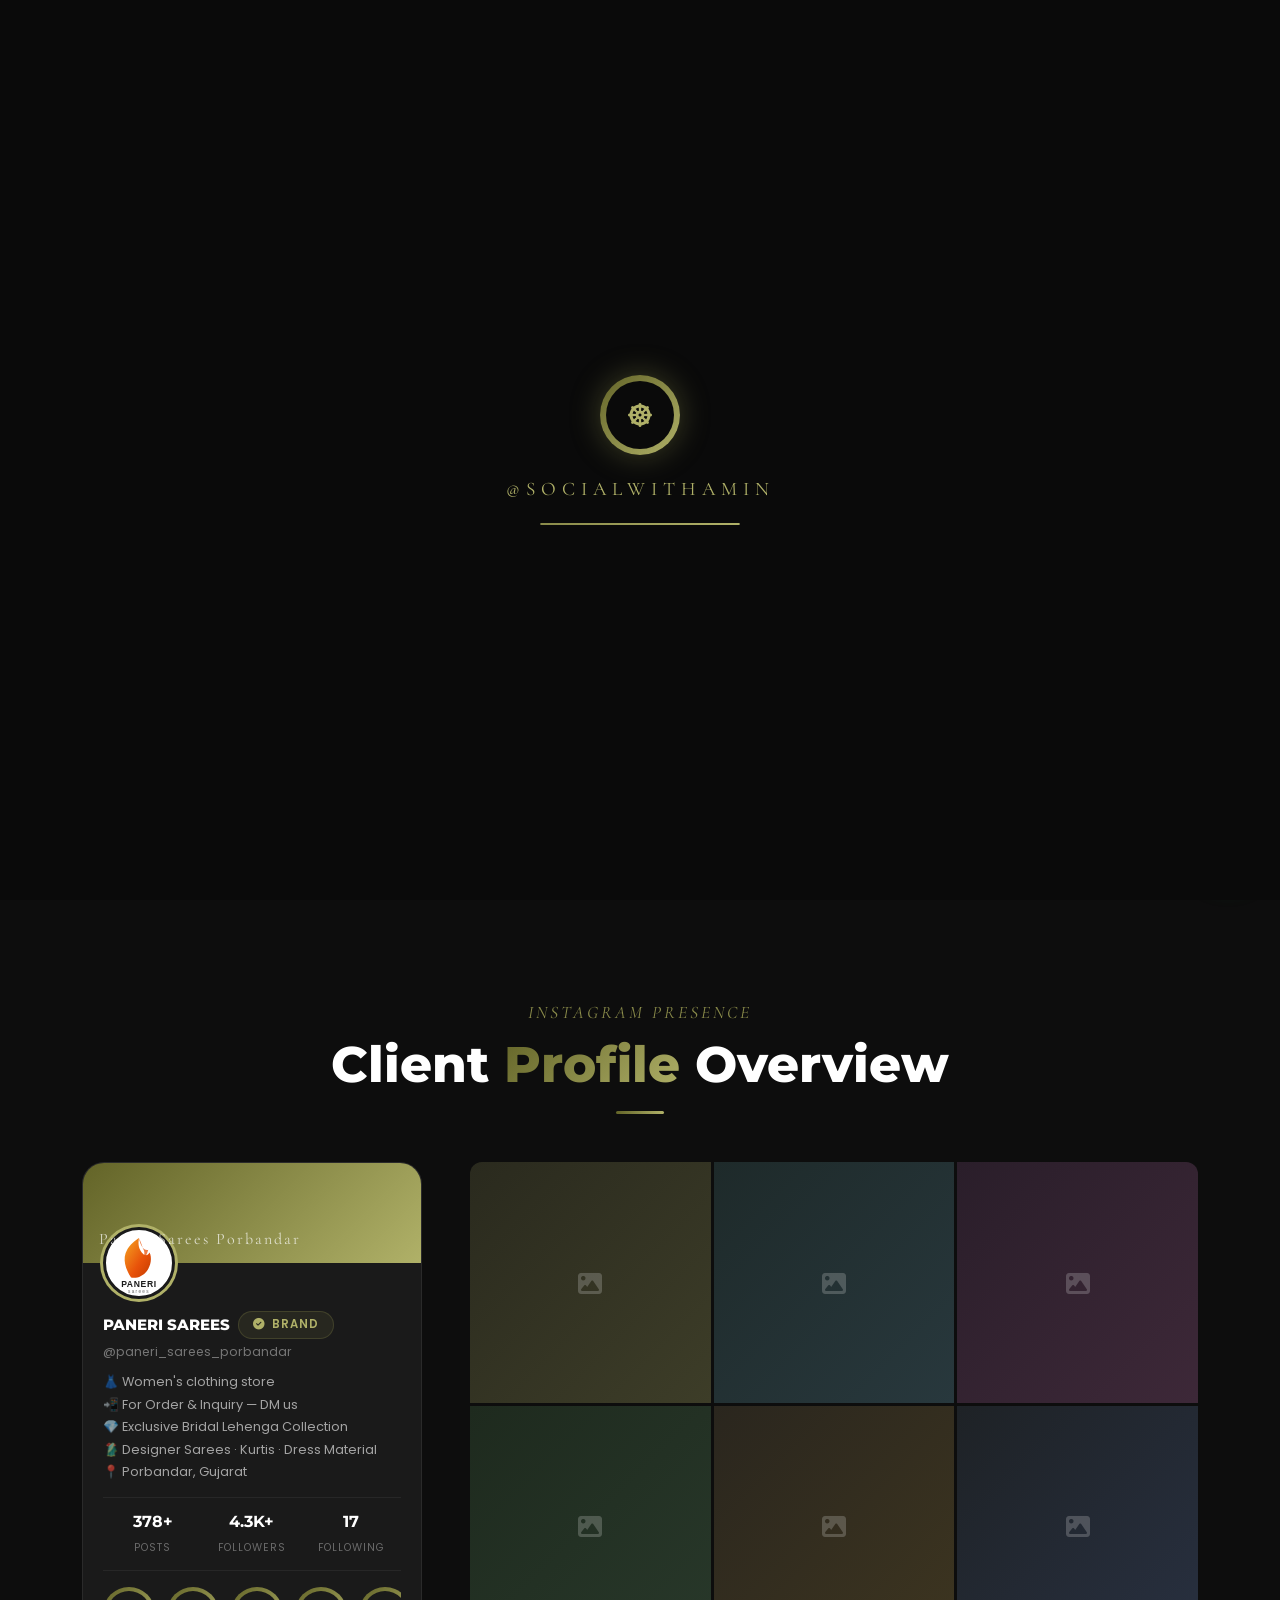
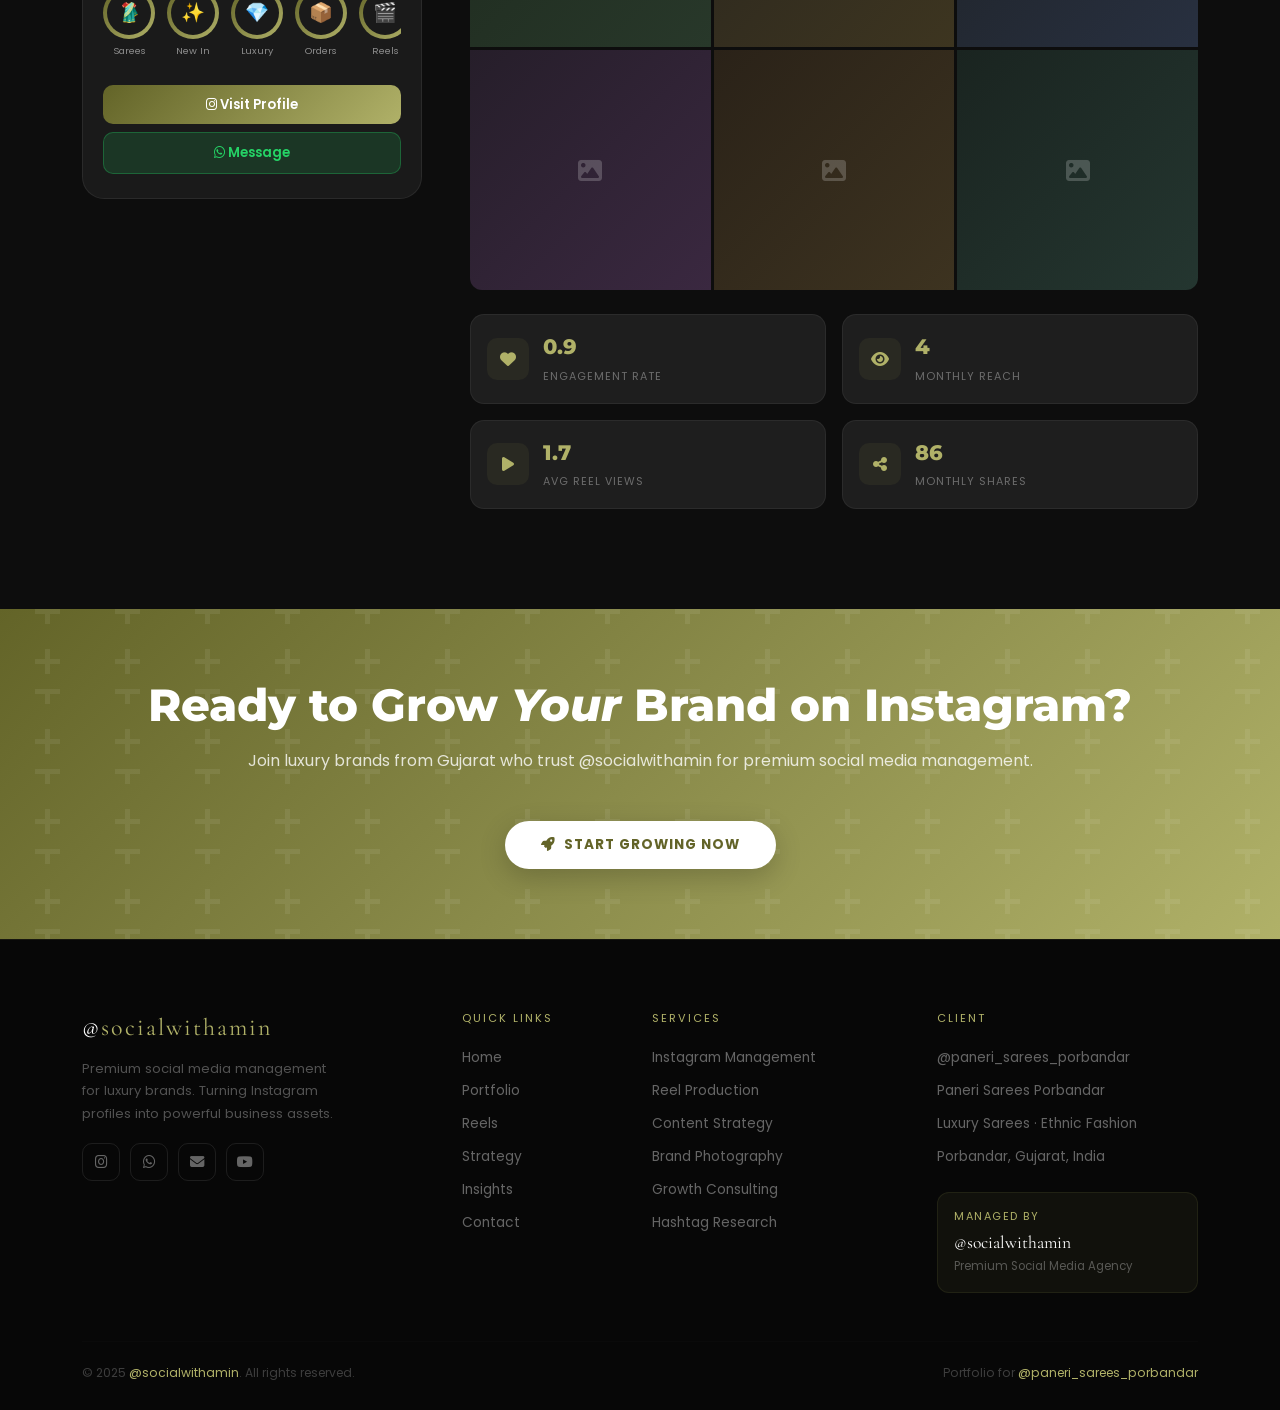
<file: index.html>
<!DOCTYPE html>
<html lang="en">
<head>
  <meta charset="UTF-8" />
  <meta name="viewport" content="width=device-width, initial-scale=1.0" />
  <title>Paneri Sarees | Home — @socialwithamin</title>
  <meta name="description" content="Premium social media management portfolio for Paneri Sarees Porbandar – Luxury Sarees & Ethnic Fashion. Managed by @socialwithamin." />
  <link href="https://cdn.jsdelivr.net/npm/bootstrap@5.3.0/dist/css/bootstrap.min.css" rel="stylesheet" />
  <link rel="stylesheet" href="https://cdnjs.cloudflare.com/ajax/libs/font-awesome/6.4.0/css/all.min.css" />
  <link href="https://fonts.googleapis.com/css2?family=Montserrat:wght@400;600;700;800;900&family=Poppins:wght@300;400;500;600;700&family=Cormorant+Garamond:ital,wght@0,300;0,400;0,600;1,300;1,400&display=swap" rel="stylesheet" />
  <link href="https://cdn.jsdelivr.net/npm/aos@2.3.4/dist/aos.css" rel="stylesheet" />
  <link rel="stylesheet" href="css/style.css" />
  <style>
    /* ===================== HERO ===================== */
    #hero {
      position: relative; min-height: 100vh;
      display: flex; align-items: center;
      overflow: hidden; background: #090909;
    }
    .hero-orb {
      position: absolute; border-radius: 50%;
      filter: blur(90px);
      animation: orbFloat 9s ease-in-out infinite alternate;
      pointer-events: none;
    }
    .hero-orb-1 { width:550px;height:550px; background:radial-gradient(circle,rgba(138,139,74,0.28) 0%,transparent 70%); top:-12%;left:-12%; }
    .hero-orb-2 { width:420px;height:420px; background:radial-gradient(circle,rgba(176,177,104,0.18) 0%,transparent 70%); bottom:-12%;right:-6%; animation-delay:-4s; }
    .hero-orb-3 { width:280px;height:280px; background:radial-gradient(circle,rgba(99,100,40,0.22) 0%,transparent 70%); top:42%;left:38%; animation-delay:-6s; }
    @keyframes orbFloat { from{transform:translate(0,0) scale(1)} to{transform:translate(50px,35px) scale(1.12)} }
    #particles-canvas { position:absolute;inset:0;pointer-events:none;z-index:1; }
    .hero-pattern {
      position:absolute;inset:0;z-index:1;
      background-image: repeating-linear-gradient(45deg,rgba(138,139,74,0.03) 0,rgba(138,139,74,0.03) 1px,transparent 0,transparent 50%), repeating-linear-gradient(-45deg,rgba(138,139,74,0.03) 0,rgba(138,139,74,0.03) 1px,transparent 0,transparent 50%);
      background-size:30px 30px;
    }
    .hero-content { position:relative;z-index:2; }
    .hero-eyebrow {
      display:inline-flex;align-items:center;gap:10px;
      background:rgba(138,139,74,0.12);border:1px solid rgba(138,139,74,0.28);
      border-radius:30px;padding:8px 20px;margin-bottom:28px;backdrop-filter:blur(10px);
    }
    .hero-eyebrow span { font-family:'Poppins',sans-serif;font-size:0.75rem;letter-spacing:2px;text-transform:uppercase;color:var(--accent-light);font-weight:600; }
    .hero-eyebrow .dot { width:6px;height:6px;background:var(--accent-light);border-radius:50%;animation:pulse 2s infinite; }
    @keyframes pulse { 0%,100%{opacity:1;transform:scale(1)} 50%{opacity:0.4;transform:scale(0.7)} }
    .hero-title { font-size:clamp(2.2rem,5.5vw,4.8rem);line-height:1.1;color:var(--white);margin-bottom:22px; }
    .hero-title .line-2 { color:var(--accent-light);font-family:'Cormorant Garamond',serif;font-style:italic;font-weight:300;font-size:clamp(1.8rem,4.5vw,4rem);display:block; }
    .hero-username { font-family:'Poppins',sans-serif;font-size:1rem;color:rgba(255,255,255,0.55);margin-bottom:38px;display:flex;align-items:center;gap:10px; }
    .hero-username i { color:var(--accent-light);font-size:1.1rem; }
    .hero-username strong { color:var(--accent-light); }
    .hero-cta { display:flex;gap:12px;flex-wrap:wrap; }

    .hero-profile-card {
      background:rgba(255,255,255,0.045);backdrop-filter:blur(24px);-webkit-backdrop-filter:blur(24px);
      border:1px solid rgba(255,255,255,0.1);border-radius:28px;padding:32px 28px;text-align:center;position:relative;overflow:hidden;
    }
    .hero-profile-card::before { content:'';position:absolute;top:0;left:0;right:0;height:1px;background:linear-gradient(90deg,transparent,rgba(176,177,104,0.5),transparent); }
    .hero-profile-pic { width:88px;height:88px;border-radius:50%;background:#1a1a1a;display:flex;align-items:center;justify-content:center;margin:0 auto 14px;position:relative;overflow:hidden; }
    .hero-profile-pic::after { content:'';position:absolute;inset:-5px;border-radius:50%;background:conic-gradient(var(--accent-light) 0%,var(--accent-dark) 40%,transparent 60%,var(--accent-light) 100%);z-index:-1;animation:rotateBorder 3s linear infinite; }
    @keyframes rotateBorder { to{transform:rotate(360deg)} }
    .hero-profile-name { font-family:'Montserrat',sans-serif;font-weight:700;font-size:0.95rem;color:var(--white);margin-bottom:3px; }
    .hero-profile-handle { font-size:0.78rem;color:var(--accent-light);margin-bottom:6px; }
    .hero-profile-niche { font-size:0.72rem;color:rgba(255,255,255,0.4);margin-bottom:18px;letter-spacing:1px; }
    .hero-highlights { display:flex;gap:8px;justify-content:center;margin-bottom:20px; }
    .highlight-circle { width:42px;height:42px;border-radius:50%;background:linear-gradient(135deg,var(--accent-dark),var(--accent-light));display:flex;align-items:center;justify-content:center;color:var(--white);font-size:0.95rem;border:2px solid rgba(255,255,255,0.15);cursor:pointer;transition:var(--transition); }
    .highlight-circle:hover { transform:scale(1.15); }
    .hero-profile-stats { display:grid;grid-template-columns:repeat(3,1fr);gap:10px;border-top:1px solid rgba(255,255,255,0.08);padding-top:18px; }
    .hero-stat-item label { display:block;font-size:0.62rem;color:rgba(255,255,255,0.42);letter-spacing:1px;text-transform:uppercase;margin-top:4px; }
    .hero-stat-item .val { font-family:'Montserrat',sans-serif;font-weight:800;font-size:1.1rem;color:var(--accent-light); }

    .scroll-hint {
      position:absolute;bottom:32px;left:50%;transform:translateX(-50%);
      display:flex;flex-direction:column;align-items:center;gap:8px;z-index:3;
    }
    .scroll-hint span { font-size:0.65rem;color:rgba(255,255,255,0.3);letter-spacing:3px;text-transform:uppercase; }
    .scroll-hint .arrow { color:rgba(255,255,255,0.3);font-size:0.85rem;animation:bounce 2s ease-in-out infinite; }
    @keyframes bounce { 0%,100%{transform:translateY(0)} 50%{transform:translateY(8px)} }

    /* IG PROFILE SHOWCASE */
    #profile-showcase { padding:100px 0;background:#0d0d0d; }
    .ig-profile-card { background:#1a1a1a;border:1px solid rgba(255,255,255,0.07);border-radius:22px;overflow:hidden; }
    .ig-cover { height:100px;background:linear-gradient(135deg,var(--accent-dark),var(--accent-light));display:flex;align-items:flex-end;padding:12px 16px; }
    .ig-cover-text { font-family:'Cormorant Garamond',serif;font-size:1rem;color:rgba(255,255,255,0.7);letter-spacing:2px; }
    .ig-profile-inner { padding:0 20px 24px; }
    .ig-profile-avatar { width:72px;height:72px;border-radius:50%;background:var(--white);border:3px solid #1a1a1a;margin-top:-36px;margin-bottom:12px;display:flex;align-items:center;justify-content:center;overflow:hidden;box-shadow:0 0 0 3px var(--accent-light); }
    .ig-username { font-family:'Montserrat',sans-serif;font-weight:800;font-size:0.95rem;color:var(--white); }
    .ig-handle { font-size:0.78rem;color:rgba(255,255,255,0.4);margin-bottom:10px; }
    .ig-bio { font-size:0.8rem;line-height:1.75;color:rgba(255,255,255,0.6);margin-bottom:14px; }
    .ig-stats-row { display:flex;gap:0;border-top:1px solid rgba(255,255,255,0.06);border-bottom:1px solid rgba(255,255,255,0.06);padding:12px 0;margin-bottom:16px; }
    .ig-stat { flex:1;text-align:center; }
    .ig-stat .num { display:block;font-family:'Montserrat',sans-serif;font-weight:700;font-size:1rem;color:var(--white); }
    .ig-stat .lbl { font-size:0.65rem;color:rgba(255,255,255,0.35);text-transform:uppercase;letter-spacing:1px; }
    .ig-highlights-row { display:flex;gap:12px;overflow-x:auto;padding-bottom:12px;margin-bottom:14px;scrollbar-width:none; }
    .ig-highlights-row::-webkit-scrollbar { display:none; }
    .ig-highlight { display:flex;flex-direction:column;align-items:center;gap:5px;flex-shrink:0; }
    .ig-highlight .ring { width:52px;height:52px;border-radius:50%;background:linear-gradient(135deg,var(--accent-dark),var(--accent-light));display:flex;align-items:center;justify-content:center; }
    .ig-highlight .ring-inner { width:44px;height:44px;border-radius:50%;background:#1a1a1a;display:flex;align-items:center;justify-content:center;font-size:1.2rem; }
    .ig-highlight span { font-size:0.6rem;color:rgba(255,255,255,0.5);text-align:center; }
    .ig-follow-btn { display:block;text-align:center;background:linear-gradient(135deg,var(--accent-dark),var(--accent-light));color:var(--white);border-radius:10px;padding:10px;font-size:0.82rem;font-weight:600;text-decoration:none;transition:var(--transition);margin-bottom:8px; }
    .ig-follow-btn:hover { transform:translateY(-2px);box-shadow:0 6px 20px rgba(138,139,74,0.4);color:var(--white); }
    .ig-msg-btn { display:block;text-align:center;background:rgba(37,211,102,0.15);color:#25D366;border:1px solid rgba(37,211,102,0.3);border-radius:10px;padding:10px;font-size:0.82rem;font-weight:600;text-decoration:none;transition:var(--transition); }
    .ig-msg-btn:hover { background:#25D366;color:var(--white); }

    .ig-grid { display:grid;grid-template-columns:repeat(3,1fr);gap:3px;border-radius:12px;overflow:hidden; }
    .ig-grid-cell { position:relative;aspect-ratio:1;overflow:hidden;cursor:pointer; }
    .ig-grid-placeholder { width:100%;height:100%;display:flex;align-items:center;justify-content:center;font-size:1.5rem;color:rgba(255,255,255,0.2);transition:var(--transition); }
    .ig-grid-cell:hover .ig-grid-placeholder { transform:scale(1.08); }
    .ig-grid-overlay { position:absolute;inset:0;background:rgba(0,0,0,0.6);display:flex;align-items:center;justify-content:center;gap:12px;color:var(--white);font-size:0.72rem;opacity:0;transition:var(--transition); }
    .ig-grid-cell:hover .ig-grid-overlay { opacity:1; }

    .engage-card { background:#1e1e1e;border:1px solid rgba(255,255,255,0.06);border-radius:14px;padding:16px;display:flex;align-items:center;gap:14px;transition:var(--transition); }
    .engage-card:hover { transform:translateY(-4px);border-color:rgba(138,139,74,0.2); }
    .engage-icon { width:42px;height:42px;background:rgba(138,139,74,0.1);border-radius:10px;display:flex;align-items:center;justify-content:center;color:var(--accent-light);font-size:1rem;flex-shrink:0; }
    .engage-info .num { display:block;font-family:'Montserrat',sans-serif;font-weight:800;font-size:1.3rem;color:var(--accent-light); }
    .engage-info .lbl { font-size:0.68rem;color:rgba(255,255,255,0.35);text-transform:uppercase;letter-spacing:1px; }
  </style>
</head>
<body>

<!-- LOADER -->
<div id="loader">
  <div class="loader-logo-ring"><div class="loader-logo-inner"><i class="fas fa-dharmachakra"></i></div></div>
  <div class="loader-brand">@socialwithamin</div>
  <div class="loader-bar"><div class="loader-fill"></div></div>
</div>

<div id="scroll-progress"></div>

<a href="https://wa.me/917600000000" id="whatsapp-float" target="_blank" aria-label="WhatsApp"><i class="fab fa-whatsapp"></i></a>

<!-- NAVBAR -->
<nav id="mainNav" class="navbar-expand-lg">
  <div class="container">
    <a class="navbar-brand" href="index.html">@<span>socialwithamin</span></a>
    <button class="navbar-toggler" type="button" data-bs-toggle="collapse" data-bs-target="#navMenu" aria-label="Toggle navigation">
      <span class="navbar-toggler-icon"></span>
    </button>
    <div class="collapse navbar-collapse" id="navMenu">
      <ul class="navbar-nav ms-auto gap-1">
        <li class="nav-item"><a class="nav-link active-page" href="index.html">Home</a></li>
        <li class="nav-item"><a class="nav-link" href="pages/portfolio.html">Portfolio</a></li>
        <li class="nav-item"><a class="nav-link" href="pages/reels.html">Reels</a></li>
        <li class="nav-item"><a class="nav-link" href="pages/strategy.html">Strategy</a></li>
        <li class="nav-item"><a class="nav-link" href="pages/insights.html">Insights</a></li>
        <li class="nav-item"><a class="nav-link" href="pages/contact.html">Contact</a></li>
      </ul>
    </div>
  </div>
</nav>

<!-- HERO -->
<section id="hero">
  <div class="hero-orb hero-orb-1"></div>
  <div class="hero-orb hero-orb-2"></div>
  <div class="hero-orb hero-orb-3"></div>
  <div class="hero-pattern"></div>
  <canvas id="particles-canvas"></canvas>

  <div class="container hero-content py-5 mt-5">
    <div class="row align-items-center g-5">
      <div class="col-lg-7">
        <div class="hero-eyebrow fade-up">
          <div class="dot"></div>
          <span>Premium Social Media Portfolio</span>
        </div>
        <h1 class="hero-title fade-up fade-up-delay-1">
          Premium Social<br>Media Management
          <span class="line-2">Portfolio</span>
        </h1>
        <div class="hero-username fade-up fade-up-delay-2">
          <i class="fab fa-instagram"></i>
          Client: <strong>@paneri_sarees_porbandar</strong>
        </div>
        <div class="hero-cta fade-up fade-up-delay-3">
          <a href="pages/portfolio.html" class="btn-primary-custom"><i class="fas fa-eye"></i> View Work</a>
          <a href="pages/contact.html" class="btn-outline-custom"><i class="fas fa-comment-dots"></i> Contact Now</a>
          <a href="https://www.instagram.com/paneri_sarees_porbandar/" target="_blank" rel="noopener" class="btn-outline-custom"><i class="fab fa-instagram"></i> Visit Instagram</a>
        </div>
      </div>
      <div class="col-lg-5 fade-up fade-up-delay-4">
        <div class="hero-profile-card">
          <div class="hero-highlights">
            <div class="highlight-circle" title="Sarees"><i class="fas fa-tshirt"></i></div>
            <div class="highlight-circle" title="New Collection"><i class="fas fa-star"></i></div>
            <div class="highlight-circle" title="Luxury"><i class="fas fa-gem"></i></div>
            <div class="highlight-circle" title="Design"><i class="fas fa-palette"></i></div>
            <div class="highlight-circle" title="Orders"><i class="fas fa-shopping-bag"></i></div>
          </div>
          <div class="hero-profile-pic">
            <svg viewBox="0 0 100 100" xmlns="http://www.w3.org/2000/svg" width="74" height="74">
              <path d="M38 72 C30 60,24 44,32 30 C36 22,44 16,50 12 C48 22,50 30,56 36 C60 40,64 38,66 34 C70 42,68 54,62 62 C56 70,46 74,38 72Z" fill="url(#fg1)"/>
              <path d="M50 12 C52 24,58 32,64 30 C62 38,58 44,54 48 C58 42,60 34,56 28 C54 22,52 16,50 12Z" fill="#e8520a" opacity="0.75"/>
              <text x="50" y="86" text-anchor="middle" font-family="Arial Black,sans-serif" font-weight="900" font-size="13" fill="#1a1a1a" letter-spacing="1">PANERI</text>
              <text x="50" y="95" text-anchor="middle" font-family="Arial,sans-serif" font-size="7" fill="#7D7D7D" letter-spacing="2">sarees</text>
              <defs><linearGradient id="fg1" x1="0%" y1="0%" x2="100%" y2="100%"><stop offset="0%" style="stop-color:#f5a623"/><stop offset="60%" style="stop-color:#e8520a"/><stop offset="100%" style="stop-color:#c43b00"/></linearGradient></defs>
            </svg>
          </div>
          <div class="hero-profile-name">PANERI SAREES</div>
          <div class="hero-profile-handle">@paneri_sarees_porbandar</div>
          <div class="hero-profile-niche">Luxury Sarees · Ethnic Fashion · Porbandar</div>
          <div class="hero-profile-stats">
            <div class="hero-stat-item"><span class="val">4.3K+</span><label>Followers</label></div>
            <div class="hero-stat-item"><span class="val">378+</span><label>Posts</label></div>
            <div class="hero-stat-item"><span class="val">17</span><label>Following</label></div>
          </div>
        </div>
      </div>
    </div>
  </div>
  <div class="scroll-hint"><span>Scroll</span><i class="fas fa-chevron-down arrow"></i></div>
</section>

<!-- INSTAGRAM PROFILE SHOWCASE -->
<section id="profile-showcase">
  <div class="container">
    <div class="row justify-content-center mb-5" data-aos="fade-up">
      <div class="col-lg-7 text-center">
        <span class="section-label">Instagram Presence</span>
        <h2 class="section-title" style="color:var(--white)">Client <span class="gradient-text">Profile</span> Overview</h2>
        <div class="section-divider center"></div>
      </div>
    </div>
    <div class="row g-5 align-items-start">
      <div class="col-lg-4" data-aos="fade-right">
        <div class="ig-profile-card">
          <div class="ig-cover"><div class="ig-cover-text">Paneri Sarees Porbandar</div></div>
          <div class="ig-profile-inner">
            <div class="ig-profile-avatar">
              <svg viewBox="0 0 100 100" xmlns="http://www.w3.org/2000/svg" width="70" height="70">
                <path d="M38 72 C30 60,24 44,32 30 C36 22,44 16,50 12 C48 22,50 30,56 36 C60 40,64 38,66 34 C70 42,68 54,62 62 C56 70,46 74,38 72Z" fill="url(#fg2)"/>
                <path d="M50 12 C52 24,58 32,64 30 C62 38,58 44,54 48 C58 42,60 34,56 28 C54 22,52 16,50 12Z" fill="#e8520a" opacity="0.75"/>
                <text x="50" y="86" text-anchor="middle" font-family="Arial Black,sans-serif" font-weight="900" font-size="13" fill="#1a1a1a" letter-spacing="1">PANERI</text>
                <text x="50" y="95" text-anchor="middle" font-family="Arial,sans-serif" font-size="7" fill="#666" letter-spacing="2">sarees</text>
                <defs><linearGradient id="fg2" x1="0%" y1="0%" x2="100%" y2="100%"><stop offset="0%" style="stop-color:#f5a623"/><stop offset="60%" style="stop-color:#e8520a"/><stop offset="100%" style="stop-color:#c43b00"/></linearGradient></defs>
              </svg>
            </div>
            <div class="d-flex align-items-center gap-2 mb-1">
              <div class="ig-username">PANERI SAREES</div>
              <span class="niche-badge"><i class="fas fa-check-circle"></i> Brand</span>
            </div>
            <div class="ig-handle">@paneri_sarees_porbandar</div>
            <div class="ig-bio">
              👗 Women's clothing store<br>
              📲 For Order &amp; Inquiry — DM us<br>
              💎 Exclusive Bridal Lehenga Collection<br>
              🥻 Designer Sarees · Kurtis · Dress Material<br>
              📍 Porbandar, Gujarat
            </div>
            <div class="ig-stats-row">
              <div class="ig-stat"><span class="num">378+</span><span class="lbl">Posts</span></div>
              <div class="ig-stat"><span class="num">4.3K+</span><span class="lbl">Followers</span></div>
              <div class="ig-stat"><span class="num">17</span><span class="lbl">Following</span></div>
            </div>
            <div class="ig-highlights-row">
              <div class="ig-highlight"><div class="ring"><div class="ring-inner">🥻</div></div><span>Sarees</span></div>
              <div class="ig-highlight"><div class="ring"><div class="ring-inner">✨</div></div><span>New In</span></div>
              <div class="ig-highlight"><div class="ring"><div class="ring-inner">💎</div></div><span>Luxury</span></div>
              <div class="ig-highlight"><div class="ring"><div class="ring-inner">📦</div></div><span>Orders</span></div>
              <div class="ig-highlight"><div class="ring"><div class="ring-inner">🎬</div></div><span>Reels</span></div>
            </div>
            <a href="https://www.instagram.com/paneri_sarees_porbandar/" target="_blank" rel="noopener" class="ig-follow-btn mb-2"><i class="fab fa-instagram"></i> Visit Profile</a>
            <a href="https://wa.me/917600000000" target="_blank" rel="noopener" class="ig-msg-btn"><i class="fab fa-whatsapp"></i> Message</a>
          </div>
        </div>
      </div>
      <div class="col-lg-8" data-aos="fade-left">
        <div class="ig-grid mb-4">
          <div class="ig-grid-cell"><div class="ig-grid-placeholder" style="background:linear-gradient(135deg,#2a2a1e,#3d3d28)"><i class="fas fa-image"></i></div><div class="ig-grid-overlay"><i class="fas fa-heart"></i> 284 &nbsp;<i class="fas fa-comment"></i> 42</div></div>
          <div class="ig-grid-cell"><div class="ig-grid-placeholder" style="background:linear-gradient(135deg,#1e2a2a,#28383d)"><i class="fas fa-image"></i></div><div class="ig-grid-overlay"><i class="fas fa-heart"></i> 312 &nbsp;<i class="fas fa-comment"></i> 58</div></div>
          <div class="ig-grid-cell"><div class="ig-grid-placeholder" style="background:linear-gradient(135deg,#2a1e2a,#3d2838)"><i class="fas fa-image"></i></div><div class="ig-grid-overlay"><i class="fas fa-heart"></i> 198 &nbsp;<i class="fas fa-comment"></i> 31</div></div>
          <div class="ig-grid-cell"><div class="ig-grid-placeholder" style="background:linear-gradient(135deg,#1e2a1e,#28382a)"><i class="fas fa-image"></i></div><div class="ig-grid-overlay"><i class="fas fa-heart"></i> 425 &nbsp;<i class="fas fa-comment"></i> 67</div></div>
          <div class="ig-grid-cell"><div class="ig-grid-placeholder" style="background:linear-gradient(135deg,#2a261e,#3d3520)"><i class="fas fa-image"></i></div><div class="ig-grid-overlay"><i class="fas fa-heart"></i> 537 &nbsp;<i class="fas fa-comment"></i> 89</div></div>
          <div class="ig-grid-cell"><div class="ig-grid-placeholder" style="background:linear-gradient(135deg,#1e2226,#283040)"><i class="fas fa-image"></i></div><div class="ig-grid-overlay"><i class="fas fa-heart"></i> 261 &nbsp;<i class="fas fa-comment"></i> 44</div></div>
          <div class="ig-grid-cell"><div class="ig-grid-placeholder" style="background:linear-gradient(135deg,#261e2a,#3a2840)"><i class="fas fa-image"></i></div><div class="ig-grid-overlay"><i class="fas fa-heart"></i> 389 &nbsp;<i class="fas fa-comment"></i> 72</div></div>
          <div class="ig-grid-cell"><div class="ig-grid-placeholder" style="background:linear-gradient(135deg,#2a2218,#3d3320)"><i class="fas fa-image"></i></div><div class="ig-grid-overlay"><i class="fas fa-heart"></i> 302 &nbsp;<i class="fas fa-comment"></i> 49</div></div>
          <div class="ig-grid-cell"><div class="ig-grid-placeholder" style="background:linear-gradient(135deg,#1a2420,#243630)"><i class="fas fa-image"></i></div><div class="ig-grid-overlay"><i class="fas fa-heart"></i> 418 &nbsp;<i class="fas fa-comment"></i> 61</div></div>
        </div>
        <div class="row g-3">
          <div class="col-6"><div class="engage-card"><div class="engage-icon"><i class="fas fa-heart"></i></div><div class="engage-info"><span class="num" data-target="3.2" data-suffix="%">0</span><span class="lbl">Engagement Rate</span></div></div></div>
          <div class="col-6"><div class="engage-card"><div class="engage-icon"><i class="fas fa-eye"></i></div><div class="engage-info"><span class="num" data-target="18" data-suffix="K">0</span><span class="lbl">Monthly Reach</span></div></div></div>
          <div class="col-6"><div class="engage-card"><div class="engage-icon"><i class="fas fa-play"></i></div><div class="engage-info"><span class="num" data-target="6.4" data-suffix="K">0</span><span class="lbl">Avg Reel Views</span></div></div></div>
          <div class="col-6"><div class="engage-card"><div class="engage-icon"><i class="fas fa-share-alt"></i></div><div class="engage-info"><span class="num" data-target="320" data-suffix="">0</span><span class="lbl">Monthly Shares</span></div></div></div>
        </div>
      </div>
    </div>
  </div>
</section>

<!-- CTA BANNER -->
<div class="cta-banner" data-aos="fade-up">
  <div class="container text-center">
    <h2 class="mb-3">Ready to Grow <em>Your</em> Brand on Instagram?</h2>
    <p class="mb-5">Join luxury brands from Gujarat who trust @socialwithamin for premium social media management.</p>
    <a href="pages/contact.html" class="btn-white"><i class="fas fa-rocket"></i> Start Growing Now</a>
  </div>
</div>

<!-- FOOTER -->
<footer id="footer">
  <div class="container">
    <div class="row g-4 mb-5">
      <div class="col-lg-4 col-md-6">
        <div class="footer-brand">@<span>socialwithamin</span></div>
        <div class="footer-tagline">Premium social media management for luxury brands. Turning Instagram profiles into powerful business assets.</div>
        <div class="social-icons">
          <a href="https://www.instagram.com/paneri_sarees_porbandar/" class="social-icon" target="_blank" rel="noopener"><i class="fab fa-instagram"></i></a>
          <a href="https://wa.me/917600000000" class="social-icon" target="_blank" rel="noopener"><i class="fab fa-whatsapp"></i></a>
          <a href="mailto:socialwithamin@gmail.com" class="social-icon"><i class="fas fa-envelope"></i></a>
          <a href="#" class="social-icon"><i class="fab fa-youtube"></i></a>
        </div>
      </div>
      <div class="col-lg-2 col-md-6">
        <div class="footer-heading">Quick Links</div>
        <ul class="footer-links">
          <li><a href="index.html">Home</a></li>
          <li><a href="pages/portfolio.html">Portfolio</a></li>
          <li><a href="pages/reels.html">Reels</a></li>
          <li><a href="pages/strategy.html">Strategy</a></li>
          <li><a href="pages/insights.html">Insights</a></li>
          <li><a href="pages/contact.html">Contact</a></li>
        </ul>
      </div>
      <div class="col-lg-3 col-md-6">
        <div class="footer-heading">Services</div>
        <ul class="footer-links">
          <li><a href="#">Instagram Management</a></li>
          <li><a href="#">Reel Production</a></li>
          <li><a href="#">Content Strategy</a></li>
          <li><a href="#">Brand Photography</a></li>
          <li><a href="#">Growth Consulting</a></li>
          <li><a href="#">Hashtag Research</a></li>
        </ul>
      </div>
      <div class="col-lg-3 col-md-6">
        <div class="footer-heading">Client</div>
        <ul class="footer-links">
          <li><a href="https://www.instagram.com/paneri_sarees_porbandar/" target="_blank" rel="noopener">@paneri_sarees_porbandar</a></li>
          <li><a href="#">Paneri Sarees Porbandar</a></li>
          <li><a href="#">Luxury Sarees · Ethnic Fashion</a></li>
          <li><a href="#">Porbandar, Gujarat, India</a></li>
        </ul>
        <div class="mt-4 p-3" style="background:rgba(138,139,74,0.08);border-radius:12px;border:1px solid rgba(138,139,74,0.14)">
          <div style="color:var(--accent-light);font-size:0.68rem;letter-spacing:1.5px;text-transform:uppercase;margin-bottom:5px">Managed by</div>
          <div style="color:var(--white);font-family:'Cormorant Garamond',serif;font-size:1.1rem">@socialwithamin</div>
          <div style="color:rgba(255,255,255,0.3);font-size:0.72rem;margin-top:2px">Premium Social Media Agency</div>
        </div>
      </div>
    </div>
    <hr class="footer-divider">
    <div class="footer-bottom">
      <span>© 2025 <a href="#">@socialwithamin</a>. All rights reserved.</span>
      <span>Portfolio for <a href="https://www.instagram.com/paneri_sarees_porbandar/" target="_blank" rel="noopener">@paneri_sarees_porbandar</a></span>
    </div>
  </div>
</footer>

<script src="https://cdn.jsdelivr.net/npm/bootstrap@5.3.0/dist/js/bootstrap.bundle.min.js"></script>
<script src="https://cdn.jsdelivr.net/npm/aos@2.3.4/dist/aos.js"></script>
<script src="js/main.js"></script>
</body>
</html>
</file>
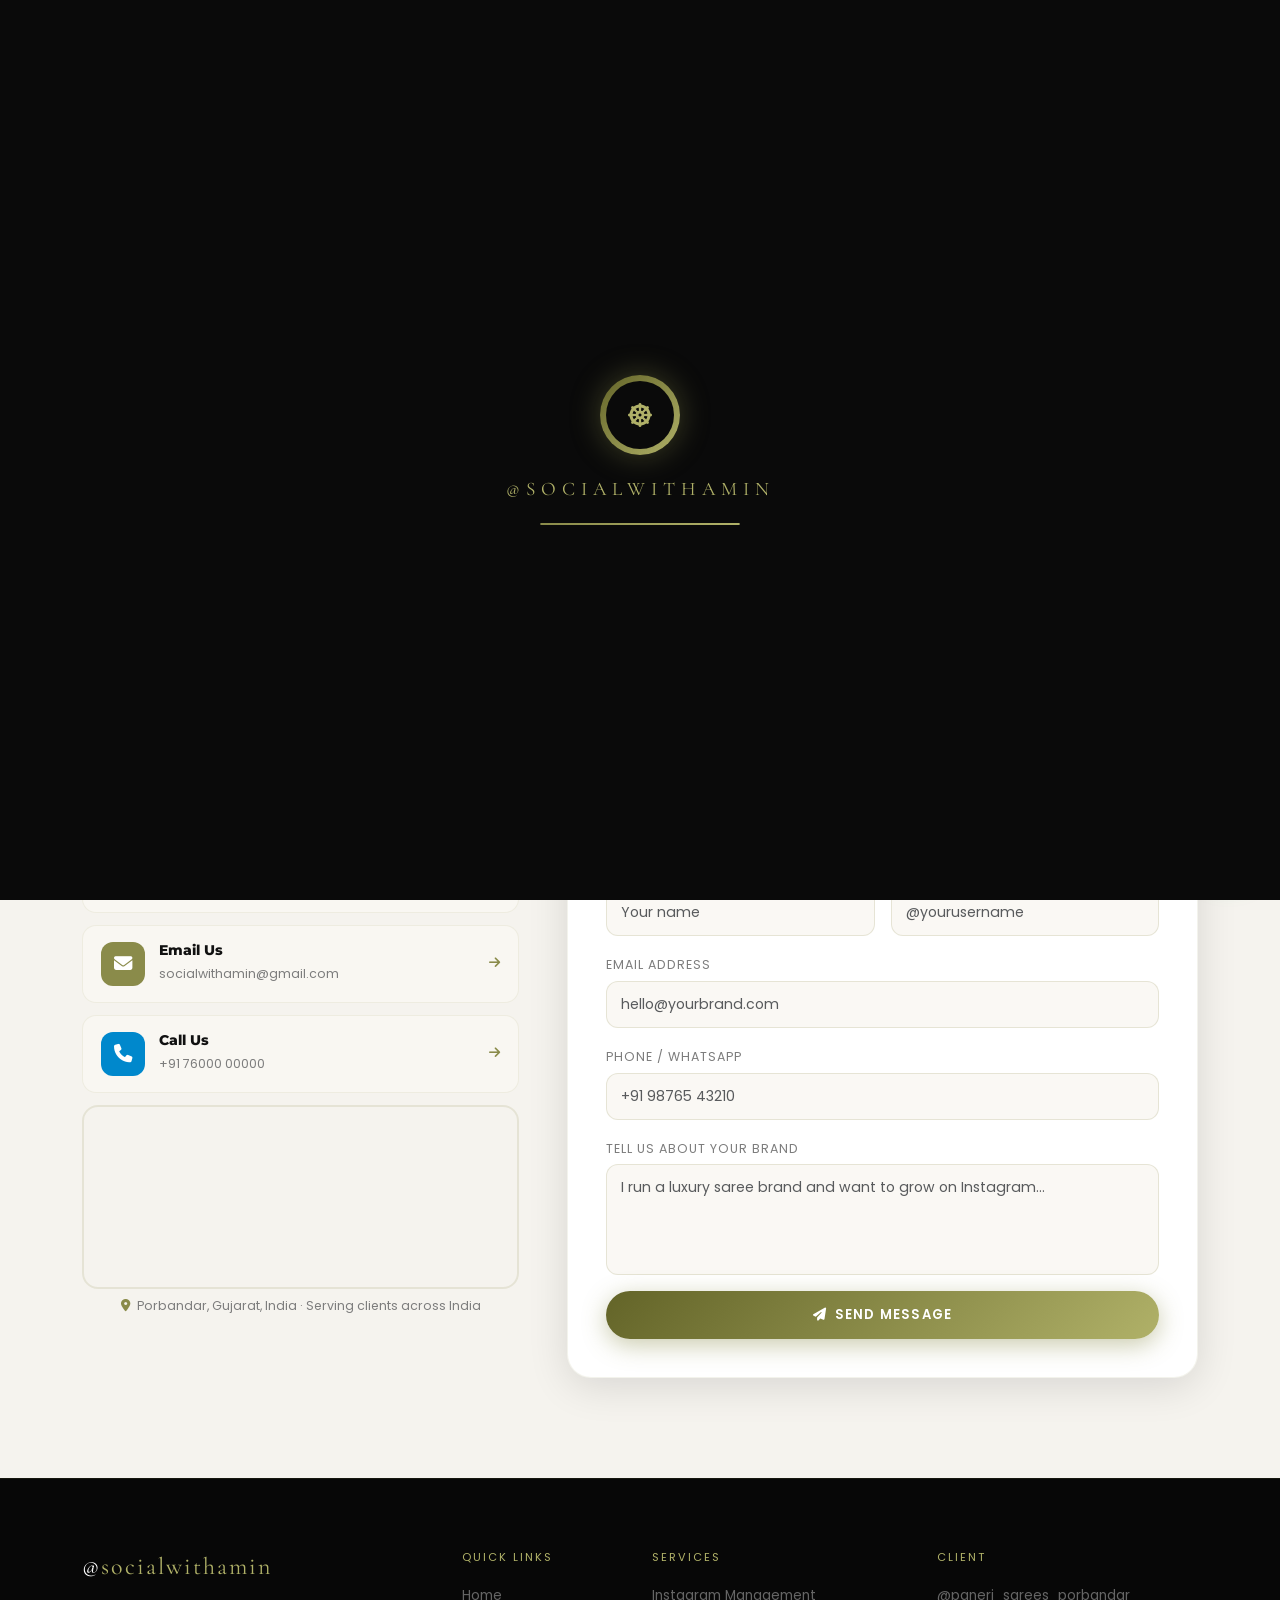
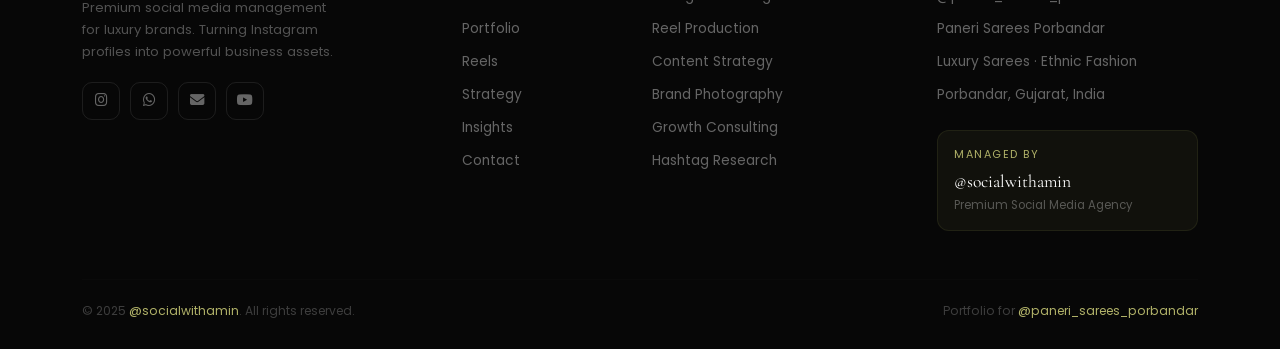
<file: pages/contact.html>
<!DOCTYPE html>
<html lang="en">
<head>
  <meta charset="UTF-8" />
  <meta name="viewport" content="width=device-width, initial-scale=1.0" />
  <title>Contact | Paneri Sarees — @socialwithamin</title>
  <link href="https://cdn.jsdelivr.net/npm/bootstrap@5.3.0/dist/css/bootstrap.min.css" rel="stylesheet" />
  <link rel="stylesheet" href="https://cdnjs.cloudflare.com/ajax/libs/font-awesome/6.4.0/css/all.min.css" />
  <link href="https://fonts.googleapis.com/css2?family=Montserrat:wght@400;600;700;800;900&family=Poppins:wght@300;400;500;600;700&family=Cormorant+Garamond:ital,wght@0,300;0,400;0,600;1,300;1,400&display=swap" rel="stylesheet" />
  <link href="https://cdn.jsdelivr.net/npm/aos@2.3.4/dist/aos.css" rel="stylesheet" />
  <link rel="stylesheet" href="../css/style.css" />
  <style>
    .page-hero { background: #090909; padding: 160px 0 80px; position: relative; overflow: hidden; }
    .page-hero::before { content: ''; position: absolute; inset: 0; background: radial-gradient(ellipse at 50% 60%, rgba(138,139,74,0.22) 0%, transparent 55%); }
    .page-hero-content { position: relative; z-index: 2; }
    .page-hero h1 { color: var(--white); font-size: clamp(2rem, 5vw, 3.8rem); }
    .page-hero p { color: rgba(255,255,255,0.45); font-size: 0.95rem; max-width: 520px; }
    .breadcrumb-custom { display: flex; gap: 8px; align-items: center; margin-bottom: 18px; }
    .breadcrumb-custom a { color: var(--accent-light); text-decoration: none; font-size: 0.78rem; letter-spacing: 1px; text-transform: uppercase; }
    .breadcrumb-custom span { color: rgba(255,255,255,0.25); font-size: 0.78rem; }

    #contact { padding: 80px 0 100px; background: var(--bg); }

    .contact-card { background: var(--white); border-radius: 24px; padding: 38px; box-shadow: var(--shadow); border: 1px solid rgba(138,139,74,0.1); }
    .contact-icon-card { display: flex; align-items: center; gap: 14px; padding: 16px 18px; border-radius: 14px; background: #f9f7f2; border: 1px solid rgba(138,139,74,0.1); margin-bottom: 12px; transition: var(--transition); text-decoration: none; }
    .contact-icon-card:hover { transform: translateX(6px); border-color: var(--accent); background: rgba(138,139,74,0.06); }
    .contact-icon-card .icon { width: 44px; height: 44px; border-radius: 12px; display: flex; align-items: center; justify-content: center; font-size: 1.15rem; color: var(--white); flex-shrink: 0; }
    .icon-wa { background: #25D366; }
    .icon-ig { background: linear-gradient(135deg, #f09433, #e6683c, #dc2743, #cc2366, #bc1888); }
    .icon-em { background: var(--accent); }
    .icon-ph { background: #0088cc; }
    .contact-icon-card .text h6 { color: var(--dark); font-size: 0.88rem; margin-bottom: 2px; }
    .contact-icon-card .text span { color: var(--secondary); font-size: 0.78rem; }

    .form-label { font-size: 0.78rem; color: var(--secondary); text-transform: uppercase; letter-spacing: 1px; margin-bottom: 6px; }
    .form-control { border: 1.5px solid rgba(138,139,74,0.18); border-radius: 12px; padding: 12px 14px; font-family: 'Poppins', sans-serif; font-size: 0.88rem; background: #faf8f4; color: var(--dark); transition: var(--transition); }
    .form-control:focus { border-color: var(--accent); box-shadow: 0 0 0 3px rgba(138,139,74,0.12); background: var(--white); outline: none; }
    textarea.form-control { resize: none; }

    .map-embed { border-radius: 16px; overflow: hidden; border: 2px solid rgba(138,139,74,0.15); margin-top: 12px; }
    .map-embed iframe { width: 100%; height: 180px; border: none; display: block; }

    @media(max-width:575px) { .contact-card { padding: 24px; } }
  </style>
</head>
<body class="inner-page">

<!-- LOADER -->
<div id="loader">
  <div class="loader-logo-ring"><div class="loader-logo-inner"><i class="fas fa-dharmachakra"></i></div></div>
  <div class="loader-brand">@socialwithamin</div>
  <div class="loader-bar"><div class="loader-fill"></div></div>
</div>

<div id="scroll-progress"></div>
<a href="https://wa.me/917600000000" id="whatsapp-float" target="_blank" aria-label="WhatsApp"><i class="fab fa-whatsapp"></i></a>

<!-- NAVBAR -->
<nav id="mainNav" class="navbar-expand-lg">
  <div class="container">
    <a class="navbar-brand" href="../index.html">@<span>socialwithamin</span></a>
    <button class="navbar-toggler" type="button" data-bs-toggle="collapse" data-bs-target="#navMenu" aria-label="Toggle navigation">
      <span class="navbar-toggler-icon"></span>
    </button>
    <div class="collapse navbar-collapse" id="navMenu">
      <ul class="navbar-nav ms-auto gap-1">
        <li class="nav-item"><a class="nav-link" href="../index.html">Home</a></li>
        <li class="nav-item"><a class="nav-link" href="portfolio.html">Portfolio</a></li>
        <li class="nav-item"><a class="nav-link" href="reels.html">Reels</a></li>
        <li class="nav-item"><a class="nav-link" href="strategy.html">Strategy</a></li>
        <li class="nav-item"><a class="nav-link" href="insights.html">Insights</a></li>
        <li class="nav-item"><a class="nav-link active-page" href="contact.html">Contact</a></li>
      </ul>
    </div>
  </div>
</nav>

<!-- PAGE HERO -->
<div class="page-hero">
  <div class="container page-hero-content">
    <div class="breadcrumb-custom">
      <a href="../index.html">Home</a><span>/</span>
      <span style="color:var(--accent-light)">Contact</span>
    </div>
    <span class="section-label">Get In Touch</span>
    <h1 class="mb-3">Let's <span class="gradient-text">Grow</span> Your Brand</h1>
    <p>Ready to take your Instagram to the next level? Let's talk strategy.</p>
  </div>
</div>

<!-- CONTACT SECTION -->
<section id="contact">
  <div class="container">
    <div class="row justify-content-center mb-5" data-aos="fade-up">
      <div class="col-lg-7 text-center">
        <span class="section-label">Get In Touch</span>
        <h2 class="section-title">Start a <span class="accent">Conversation</span></h2>
        <div class="section-divider center"></div>
        <p class="mt-4 text-muted" style="font-size:0.9rem">We reply within 24 hours via WhatsApp or email. Serving clients across India.</p>
      </div>
    </div>

    <div class="row g-5">
      <!-- Contact Info -->
      <div class="col-lg-5" data-aos="fade-right">
        <a href="https://wa.me/917600000000" class="contact-icon-card" target="_blank" rel="noopener">
          <div class="icon icon-wa"><i class="fab fa-whatsapp"></i></div>
          <div class="text"><h6>WhatsApp Us</h6><span>+91 76000 00000</span></div>
          <i class="fas fa-arrow-right ms-auto" style="color:var(--accent);font-size:0.8rem"></i>
        </a>
        <a href="https://www.instagram.com/paneri_sarees_porbandar/" class="contact-icon-card" target="_blank" rel="noopener">
          <div class="icon icon-ig"><i class="fab fa-instagram"></i></div>
          <div class="text"><h6>Instagram</h6><span>@paneri_sarees_porbandar</span></div>
          <i class="fas fa-arrow-right ms-auto" style="color:var(--accent);font-size:0.8rem"></i>
        </a>
        <a href="mailto:socialwithamin@gmail.com" class="contact-icon-card">
          <div class="icon icon-em"><i class="fas fa-envelope"></i></div>
          <div class="text"><h6>Email Us</h6><span>socialwithamin@gmail.com</span></div>
          <i class="fas fa-arrow-right ms-auto" style="color:var(--accent);font-size:0.8rem"></i>
        </a>
        <a href="tel:+917600000000" class="contact-icon-card">
          <div class="icon icon-ph"><i class="fas fa-phone"></i></div>
          <div class="text"><h6>Call Us</h6><span>+91 76000 00000</span></div>
          <i class="fas fa-arrow-right ms-auto" style="color:var(--accent);font-size:0.8rem"></i>
        </a>

        <div class="map-embed mt-2">
          <iframe
            src="https://www.google.com/maps/embed?pb=!1m18!1m12!1m3!1d14887.617694764!2d69.5930!3d21.6401!2m3!1f0!2f0!3f0!3m2!1i1024!2i768!4f13.1!3m3!1m2!1s0x3959e0d0a3b5cb4f%3A0xa7a90fd56f94dad!2sPorbandar%2C%20Gujarat!5e0!3m2!1sen!2sin!4v1700000000000"
            allowfullscreen="" loading="lazy" referrerpolicy="no-referrer-when-downgrade"
            title="Porbandar, Gujarat Map">
          </iframe>
        </div>
        <p class="mt-2" style="color:var(--secondary);font-size:0.78rem;text-align:center">
          <i class="fas fa-map-marker-alt me-1" style="color:var(--accent)"></i>
          Porbandar, Gujarat, India · Serving clients across India
        </p>
      </div>

      <!-- Form -->
      <div class="col-lg-7" data-aos="fade-left">
        <div class="contact-card">
          <h4 style="font-size:1.25rem;margin-bottom:6px;color:var(--dark)">Send a Message</h4>
          <p style="color:var(--secondary);font-size:0.85rem;margin-bottom:26px">We'll reply within 24 hours via WhatsApp or email.</p>
          <form onsubmit="handleFormSubmit(event)">
            <div class="row g-3">
              <div class="col-md-6">
                <label class="form-label">Your Name</label>
                <input type="text" class="form-control" placeholder="Your name" required>
              </div>
              <div class="col-md-6">
                <label class="form-label">Instagram Handle</label>
                <input type="text" class="form-control" placeholder="@yourusername">
              </div>
              <div class="col-12">
                <label class="form-label">Email Address</label>
                <input type="email" class="form-control" placeholder="hello@yourbrand.com" required>
              </div>
              <div class="col-12">
                <label class="form-label">Phone / WhatsApp</label>
                <input type="tel" class="form-control" placeholder="+91 98765 43210">
              </div>
              <div class="col-12">
                <label class="form-label">Tell Us About Your Brand</label>
                <textarea class="form-control" rows="4" placeholder="I run a luxury saree brand and want to grow on Instagram…" required></textarea>
              </div>
              <div class="col-12">
                <button type="submit" class="btn-primary-custom w-100 justify-content-center" style="border:none">
                  <i class="fas fa-paper-plane"></i> Send Message
                </button>
              </div>
            </div>
          </form>
        </div>
      </div>
    </div>
  </div>
</section>

<!-- FOOTER -->
<footer id="footer">
  <div class="container">
    <div class="row g-4 mb-5">
      <div class="col-lg-4 col-md-6">
        <div class="footer-brand">@<span>socialwithamin</span></div>
        <div class="footer-tagline">Premium social media management for luxury brands. Turning Instagram profiles into powerful business assets.</div>
        <div class="social-icons">
          <a href="https://www.instagram.com/paneri_sarees_porbandar/" class="social-icon" target="_blank" rel="noopener"><i class="fab fa-instagram"></i></a>
          <a href="https://wa.me/917600000000" class="social-icon" target="_blank" rel="noopener"><i class="fab fa-whatsapp"></i></a>
          <a href="mailto:socialwithamin@gmail.com" class="social-icon"><i class="fas fa-envelope"></i></a>
          <a href="#" class="social-icon"><i class="fab fa-youtube"></i></a>
        </div>
      </div>
      <div class="col-lg-2 col-md-6">
        <div class="footer-heading">Quick Links</div>
        <ul class="footer-links">
          <li><a href="../index.html">Home</a></li>
          <li><a href="portfolio.html">Portfolio</a></li>
          <li><a href="reels.html">Reels</a></li>
          <li><a href="strategy.html">Strategy</a></li>
          <li><a href="insights.html">Insights</a></li>
          <li><a href="contact.html">Contact</a></li>
        </ul>
      </div>
      <div class="col-lg-3 col-md-6">
        <div class="footer-heading">Services</div>
        <ul class="footer-links">
          <li><a href="#">Instagram Management</a></li>
          <li><a href="#">Reel Production</a></li>
          <li><a href="#">Content Strategy</a></li>
          <li><a href="#">Brand Photography</a></li>
          <li><a href="#">Growth Consulting</a></li>
          <li><a href="#">Hashtag Research</a></li>
        </ul>
      </div>
      <div class="col-lg-3 col-md-6">
        <div class="footer-heading">Client</div>
        <ul class="footer-links">
          <li><a href="https://www.instagram.com/paneri_sarees_porbandar/" target="_blank" rel="noopener">@paneri_sarees_porbandar</a></li>
          <li><a href="#">Paneri Sarees Porbandar</a></li>
          <li><a href="#">Luxury Sarees · Ethnic Fashion</a></li>
          <li><a href="#">Porbandar, Gujarat, India</a></li>
        </ul>
        <div class="mt-4 p-3" style="background:rgba(138,139,74,0.08);border-radius:12px;border:1px solid rgba(138,139,74,0.14)">
          <div style="color:var(--accent-light);font-size:0.68rem;letter-spacing:1.5px;text-transform:uppercase;margin-bottom:5px">Managed by</div>
          <div style="color:var(--white);font-family:'Cormorant Garamond',serif;font-size:1.1rem">@socialwithamin</div>
          <div style="color:rgba(255,255,255,0.3);font-size:0.72rem;margin-top:2px">Premium Social Media Agency</div>
        </div>
      </div>
    </div>
    <hr class="footer-divider">
    <div class="footer-bottom">
      <span>© 2025 <a href="#">@socialwithamin</a>. All rights reserved.</span>
      <span>Portfolio for <a href="https://www.instagram.com/paneri_sarees_porbandar/" target="_blank" rel="noopener">@paneri_sarees_porbandar</a></span>
    </div>
  </div>
</footer>

<script src="https://cdn.jsdelivr.net/npm/bootstrap@5.3.0/dist/js/bootstrap.bundle.min.js"></script>
<script src="https://cdn.jsdelivr.net/npm/aos@2.3.4/dist/aos.js"></script>
<script src="../js/main.js"></script>
</body>
</html>
</file>
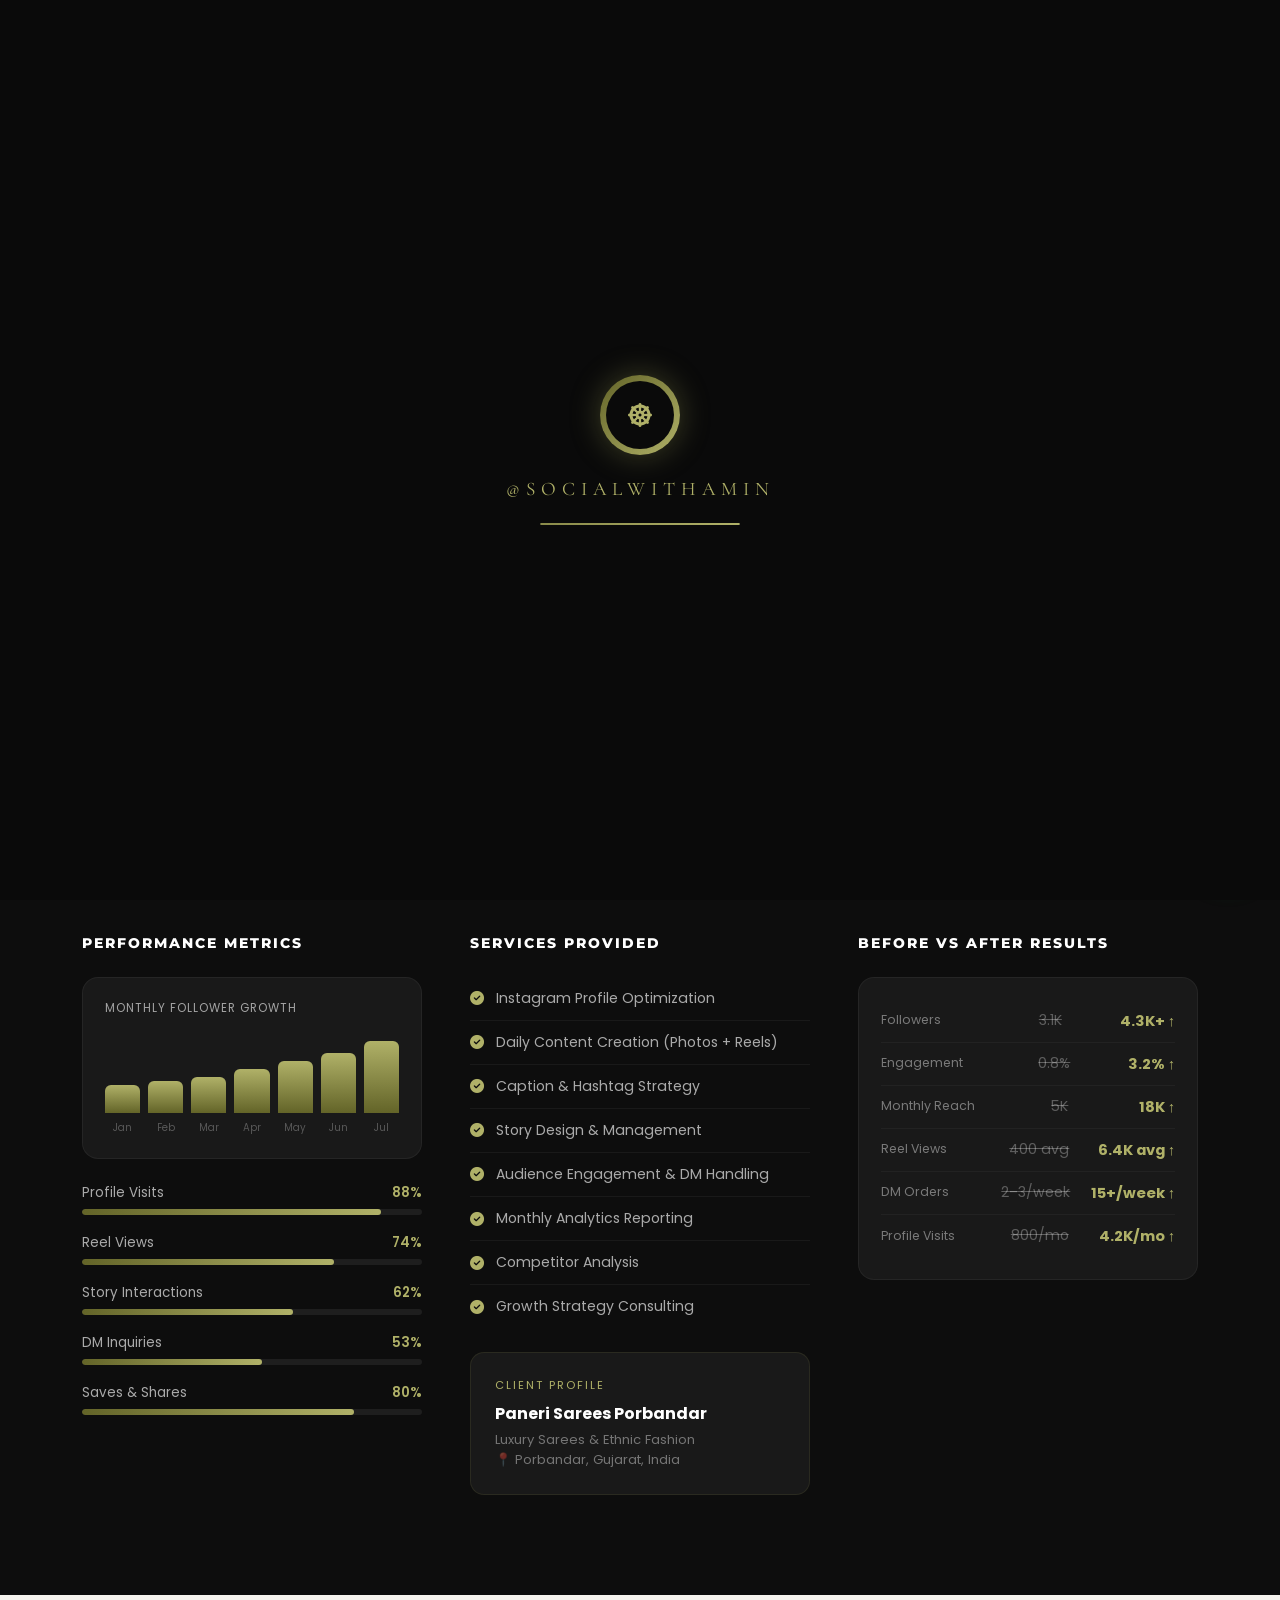
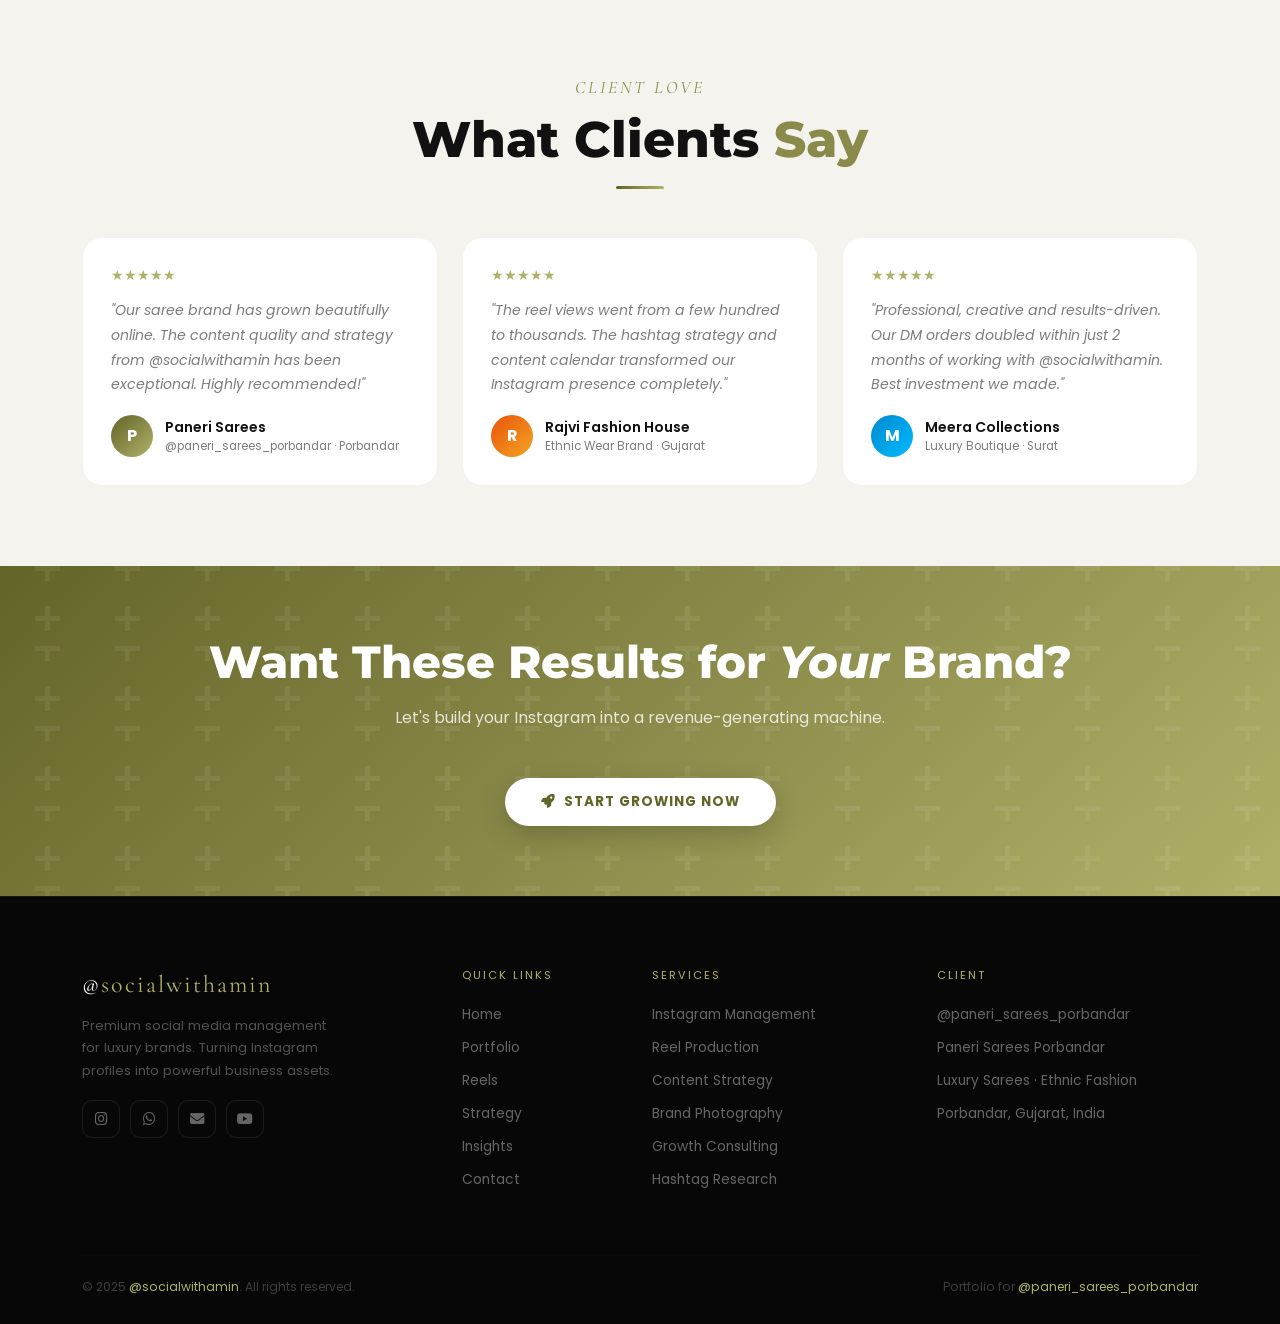
<file: pages/insights.html>
<!DOCTYPE html>
<html lang="en">
<head>
  <meta charset="UTF-8" />
  <meta name="viewport" content="width=device-width, initial-scale=1.0" />
  <title>Insights | Paneri Sarees — @socialwithamin</title>
  <link href="https://cdn.jsdelivr.net/npm/bootstrap@5.3.0/dist/css/bootstrap.min.css" rel="stylesheet" />
  <link rel="stylesheet" href="https://cdnjs.cloudflare.com/ajax/libs/font-awesome/6.4.0/css/all.min.css" />
  <link href="https://fonts.googleapis.com/css2?family=Montserrat:wght@400;600;700;800;900&family=Poppins:wght@300;400;500;600;700&family=Cormorant+Garamond:ital,wght@0,300;0,400;0,600;1,300;1,400&display=swap" rel="stylesheet" />
  <link href="https://cdn.jsdelivr.net/npm/aos@2.3.4/dist/aos.css" rel="stylesheet" />
  <link rel="stylesheet" href="../css/style.css" />
  <style>
    .page-hero { background: #090909; padding: 160px 0 80px; position: relative; overflow: hidden; }
    .page-hero::before { content: ''; position: absolute; inset: 0; background: radial-gradient(ellipse at 80% 40%, rgba(138,139,74,0.2) 0%, transparent 55%); }
    .page-hero-content { position: relative; z-index: 2; }
    .page-hero h1 { color: var(--white); font-size: clamp(2rem, 5vw, 3.8rem); }
    .page-hero p { color: rgba(255,255,255,0.45); font-size: 0.95rem; max-width: 520px; }
    .breadcrumb-custom { display: flex; gap: 8px; align-items: center; margin-bottom: 18px; }
    .breadcrumb-custom a { color: var(--accent-light); text-decoration: none; font-size: 0.78rem; letter-spacing: 1px; text-transform: uppercase; }
    .breadcrumb-custom span { color: rgba(255,255,255,0.25); font-size: 0.78rem; }

    #insights { padding: 80px 0 100px; background: #0d0d0d; }

    .stat-card { background: linear-gradient(155deg, #1e1e1e, #161616); border: 1px solid rgba(255,255,255,0.05); border-radius: 18px; padding: 26px; text-align: center; transition: var(--transition); position: relative; overflow: hidden; }
    .stat-card::after { content: ''; position: absolute; bottom: 0; left: 50%; transform: translateX(-50%); width: 55%; height: 2px; background: linear-gradient(90deg, transparent, var(--accent), transparent); }
    .stat-card:hover { transform: translateY(-6px); border-color: rgba(138,139,74,0.2); box-shadow: 0 16px 40px rgba(0,0,0,0.3); }
    .stat-icon { width: 46px; height: 46px; background: rgba(138,139,74,0.1); border-radius: 12px; display: flex; align-items: center; justify-content: center; margin: 0 auto 14px; color: var(--accent-light); font-size: 1.15rem; }
    .stat-number { font-family: 'Montserrat', sans-serif; font-weight: 800; font-size: 1.9rem; color: var(--accent-light); display: block; }
    .stat-label { color: rgba(255,255,255,0.38); font-size: 0.73rem; text-transform: uppercase; letter-spacing: 1.5px; }

    .insight-bar-label { display: flex; justify-content: space-between; margin-bottom: 6px; }
    .insight-bar-label span:first-child { color: rgba(255,255,255,0.65); font-size: 0.84rem; }
    .insight-bar-label span:last-child { color: var(--accent-light); font-size: 0.84rem; font-weight: 600; }
    .insight-bar { height: 6px; border-radius: 10px; background: rgba(255,255,255,0.07); margin-bottom: 18px; overflow: hidden; }
    .insight-bar-fill { height: 100%; border-radius: 10px; background: linear-gradient(90deg, var(--accent-dark), var(--accent-light)); width: 0; transition: width 1.6s cubic-bezier(0.23,1,0.32,1); }

    .services-list { list-style: none; padding: 0; }
    .services-list li { display: flex; align-items: center; gap: 12px; padding: 11px 0; border-bottom: 1px solid rgba(255,255,255,0.05); color: rgba(255,255,255,0.65); font-size: 0.88rem; }
    .services-list li:last-child { border-bottom: none; }
    .services-list li i { color: var(--accent-light); flex-shrink: 0; }

    .before-after-card { background: #191919; border-radius: 16px; padding: 22px; border: 1px solid rgba(255,255,255,0.05); }
    .ba-item { display: flex; justify-content: space-between; align-items: center; padding: 10px 0; border-bottom: 1px solid rgba(255,255,255,0.04); }
    .ba-item:last-child { border-bottom: none; }
    .ba-label { color: rgba(255,255,255,0.42); font-size: 0.78rem; min-width: 100px; }
    .ba-before { color: rgba(255,255,255,0.3); font-size: 0.88rem; text-decoration: line-through; }
    .ba-after { color: var(--accent-light); font-size: 0.92rem; font-weight: 700; }

    .growth-chart { background: #191919; border-radius: 16px; padding: 22px; border: 1px solid rgba(255,255,255,0.05); margin-bottom: 16px; }
    .chart-title { color: rgba(255,255,255,0.6); font-size: 0.72rem; letter-spacing: 1px; text-transform: uppercase; margin-bottom: 16px; }
    .chart-bars { display: flex; align-items: flex-end; gap: 8px; height: 80px; }
    .chart-bar { flex: 1; border-radius: 6px 6px 0 0; background: linear-gradient(0deg, var(--accent-dark), var(--accent-light)); position: relative; transition: var(--transition); cursor: pointer; }
    .chart-bar:hover::after { content: attr(data-val); position: absolute; bottom: 105%; left: 50%; transform: translateX(-50%); background: var(--accent); color: #fff; padding: 2px 8px; border-radius: 6px; font-size: 0.65rem; white-space: nowrap; }
    .chart-months { display: flex; gap: 8px; margin-top: 8px; }
    .chart-month { flex: 1; text-align: center; font-size: 0.62rem; color: rgba(255,255,255,0.28); }

    /* TESTIMONIALS */
    #testimonials { padding: 80px 0; background: var(--bg); }
    .testimonial-card { background: var(--white); border: 1px solid rgba(138,139,74,0.1); border-radius: 20px; padding: 28px; transition: var(--transition); height: 100%; }
    .testimonial-card:hover { transform: translateY(-5px); box-shadow: var(--shadow); }
    .testimonial-stars { color: var(--accent-light); font-size: 0.85rem; margin-bottom: 12px; }
    .testimonial-text { color: var(--secondary); font-size: 0.88rem; line-height: 1.75; font-style: italic; margin-bottom: 18px; }
    .testimonial-author { display: flex; align-items: center; gap: 12px; }
    .testimonial-avatar { width: 42px; height: 42px; border-radius: 50%; background: linear-gradient(135deg, var(--accent-dark), var(--accent-light)); display: flex; align-items: center; justify-content: center; color: var(--white); font-size: 1rem; font-weight: 700; }
    .testimonial-name { font-size: 0.88rem; color: var(--dark); font-weight: 600; }
    .testimonial-role { font-size: 0.73rem; color: var(--secondary); }
  </style>
</head>
<body class="inner-page">

<!-- LOADER -->
<div id="loader">
  <div class="loader-logo-ring"><div class="loader-logo-inner"><i class="fas fa-dharmachakra"></i></div></div>
  <div class="loader-brand">@socialwithamin</div>
  <div class="loader-bar"><div class="loader-fill"></div></div>
</div>

<div id="scroll-progress"></div>
<a href="https://wa.me/917600000000" id="whatsapp-float" target="_blank" aria-label="WhatsApp"><i class="fab fa-whatsapp"></i></a>

<!-- NAVBAR -->
<nav id="mainNav" class="navbar-expand-lg">
  <div class="container">
    <a class="navbar-brand" href="../index.html">@<span>socialwithamin</span></a>
    <button class="navbar-toggler" type="button" data-bs-toggle="collapse" data-bs-target="#navMenu" aria-label="Toggle navigation">
      <span class="navbar-toggler-icon"></span>
    </button>
    <div class="collapse navbar-collapse" id="navMenu">
      <ul class="navbar-nav ms-auto gap-1">
        <li class="nav-item"><a class="nav-link" href="../index.html">Home</a></li>
        <li class="nav-item"><a class="nav-link" href="portfolio.html">Portfolio</a></li>
        <li class="nav-item"><a class="nav-link" href="reels.html">Reels</a></li>
        <li class="nav-item"><a class="nav-link" href="strategy.html">Strategy</a></li>
        <li class="nav-item"><a class="nav-link active-page" href="insights.html">Insights</a></li>
        <li class="nav-item"><a class="nav-link" href="contact.html">Contact</a></li>
      </ul>
    </div>
  </div>
</nav>

<!-- PAGE HERO -->
<div class="page-hero">
  <div class="container page-hero-content">
    <div class="breadcrumb-custom">
      <a href="../index.html">Home</a><span>/</span>
      <span style="color:var(--accent-light)">Insights</span>
    </div>
    <span class="section-label">Analytics Dashboard</span>
    <h1 class="mb-3">Client <span class="gradient-text">Insights</span></h1>
    <p>Real numbers, real growth — data-backed results delivered for Paneri Sarees Porbandar.</p>
  </div>
</div>

<!-- INSIGHTS SECTION -->
<section id="insights">
  <div class="container">
    <div class="row justify-content-center mb-5" data-aos="fade-up">
      <div class="col-lg-7 text-center">
        <span class="section-label">Analytics Dashboard</span>
        <h2 class="section-title text-white">Performance <span class="gradient-text">Metrics</span></h2>
        <div class="section-divider center"></div>
      </div>
    </div>

    <!-- Stat Cards -->
    <div class="row g-4 mb-5">
      <div class="col-6 col-lg-3" data-aos="fade-up" data-aos-delay="0">
        <div class="stat-card">
          <div class="stat-icon"><i class="fas fa-users"></i></div>
          <span class="stat-number" data-target="4357" data-suffix="">0</span>
          <div class="stat-label mt-1">Total Followers</div>
        </div>
      </div>
      <div class="col-6 col-lg-3" data-aos="fade-up" data-aos-delay="80">
        <div class="stat-card">
          <div class="stat-icon"><i class="fas fa-images"></i></div>
          <span class="stat-number" data-target="378" data-suffix="">0</span>
          <div class="stat-label mt-1">Total Posts</div>
        </div>
      </div>
      <div class="col-6 col-lg-3" data-aos="fade-up" data-aos-delay="160">
        <div class="stat-card">
          <div class="stat-icon"><i class="fas fa-eye"></i></div>
          <span class="stat-number" data-target="18" data-suffix="K">0</span>
          <div class="stat-label mt-1">Monthly Reach</div>
        </div>
      </div>
      <div class="col-6 col-lg-3" data-aos="fade-up" data-aos-delay="240">
        <div class="stat-card">
          <div class="stat-icon"><i class="fas fa-heart"></i></div>
          <span class="stat-number" data-target="3.2" data-suffix="%">0</span>
          <div class="stat-label mt-1">Engagement Rate</div>
        </div>
      </div>
    </div>

    <div class="row g-5">
      <!-- Progress Bars & Chart -->
      <div class="col-lg-4" data-aos="fade-right">
        <h5 class="text-white mb-4" style="font-size:0.9rem;letter-spacing:2px;text-transform:uppercase">Performance Metrics</h5>
        <div class="growth-chart mb-4">
          <div class="chart-title">Monthly Follower Growth</div>
          <div class="chart-bars">
            <div class="chart-bar" style="height:35%" data-val="Jan 3.1K"></div>
            <div class="chart-bar" style="height:40%" data-val="Feb 3.3K"></div>
            <div class="chart-bar" style="height:45%" data-val="Mar 3.5K"></div>
            <div class="chart-bar" style="height:55%" data-val="Apr 3.7K"></div>
            <div class="chart-bar" style="height:65%" data-val="May 3.9K"></div>
            <div class="chart-bar" style="height:75%" data-val="Jun 4.1K"></div>
            <div class="chart-bar" style="height:90%" data-val="Jul 4.3K+"></div>
          </div>
          <div class="chart-months">
            <div class="chart-month">Jan</div><div class="chart-month">Feb</div><div class="chart-month">Mar</div>
            <div class="chart-month">Apr</div><div class="chart-month">May</div><div class="chart-month">Jun</div>
            <div class="chart-month">Jul</div>
          </div>
        </div>
        <div class="insight-bar-label"><span>Profile Visits</span><span>88%</span></div>
        <div class="insight-bar"><div class="insight-bar-fill" data-width="88"></div></div>
        <div class="insight-bar-label"><span>Reel Views</span><span>74%</span></div>
        <div class="insight-bar"><div class="insight-bar-fill" data-width="74"></div></div>
        <div class="insight-bar-label"><span>Story Interactions</span><span>62%</span></div>
        <div class="insight-bar"><div class="insight-bar-fill" data-width="62"></div></div>
        <div class="insight-bar-label"><span>DM Inquiries</span><span>53%</span></div>
        <div class="insight-bar"><div class="insight-bar-fill" data-width="53"></div></div>
        <div class="insight-bar-label"><span>Saves &amp; Shares</span><span>80%</span></div>
        <div class="insight-bar"><div class="insight-bar-fill" data-width="80"></div></div>
      </div>

      <!-- Services -->
      <div class="col-lg-4" data-aos="fade-up">
        <h5 class="text-white mb-4" style="font-size:0.9rem;letter-spacing:2px;text-transform:uppercase">Services Provided</h5>
        <ul class="services-list">
          <li><i class="fas fa-check-circle"></i> Instagram Profile Optimization</li>
          <li><i class="fas fa-check-circle"></i> Daily Content Creation (Photos + Reels)</li>
          <li><i class="fas fa-check-circle"></i> Caption &amp; Hashtag Strategy</li>
          <li><i class="fas fa-check-circle"></i> Story Design &amp; Management</li>
          <li><i class="fas fa-check-circle"></i> Audience Engagement &amp; DM Handling</li>
          <li><i class="fas fa-check-circle"></i> Monthly Analytics Reporting</li>
          <li><i class="fas fa-check-circle"></i> Competitor Analysis</li>
          <li><i class="fas fa-check-circle"></i> Growth Strategy Consulting</li>
        </ul>
        <div class="mt-4 p-4" style="background:#191919;border-radius:14px;border:1px solid rgba(138,139,74,0.15)">
          <div style="color:var(--accent-light);font-size:0.7rem;letter-spacing:2px;text-transform:uppercase;margin-bottom:8px">Client Profile</div>
          <div style="color:var(--white);font-weight:700;margin-bottom:4px">Paneri Sarees Porbandar</div>
          <div style="color:rgba(255,255,255,0.4);font-size:0.82rem">Luxury Sarees &amp; Ethnic Fashion</div>
          <div style="color:rgba(255,255,255,0.4);font-size:0.82rem">📍 Porbandar, Gujarat, India</div>
        </div>
      </div>

      <!-- Before / After -->
      <div class="col-lg-4" data-aos="fade-left">
        <h5 class="text-white mb-4" style="font-size:0.9rem;letter-spacing:2px;text-transform:uppercase">Before vs After Results</h5>
        <div class="before-after-card">
          <div class="ba-item"><span class="ba-label">Followers</span><span class="ba-before">3.1K</span><span class="ba-after">4.3K+ ↑</span></div>
          <div class="ba-item"><span class="ba-label">Engagement</span><span class="ba-before">0.8%</span><span class="ba-after">3.2% ↑</span></div>
          <div class="ba-item"><span class="ba-label">Monthly Reach</span><span class="ba-before">5K</span><span class="ba-after">18K ↑</span></div>
          <div class="ba-item"><span class="ba-label">Reel Views</span><span class="ba-before">400 avg</span><span class="ba-after">6.4K avg ↑</span></div>
          <div class="ba-item"><span class="ba-label">DM Orders</span><span class="ba-before">2–3/week</span><span class="ba-after">15+/week ↑</span></div>
          <div class="ba-item"><span class="ba-label">Profile Visits</span><span class="ba-before">800/mo</span><span class="ba-after">4.2K/mo ↑</span></div>
        </div>
      </div>
    </div>
  </div>
</section>

<!-- TESTIMONIALS -->
<section id="testimonials">
  <div class="container">
    <div class="row justify-content-center mb-5" data-aos="fade-up">
      <div class="col-lg-6 text-center">
        <span class="section-label">Client Love</span>
        <h2 class="section-title">What Clients <span class="accent">Say</span></h2>
        <div class="section-divider center"></div>
      </div>
    </div>
    <div class="row g-4">
      <div class="col-lg-4" data-aos="fade-up" data-aos-delay="0">
        <div class="testimonial-card">
          <div class="testimonial-stars">★★★★★</div>
          <div class="testimonial-text">"Our saree brand has grown beautifully online. The content quality and strategy from @socialwithamin has been exceptional. Highly recommended!"</div>
          <div class="testimonial-author">
            <div class="testimonial-avatar">P</div>
            <div><div class="testimonial-name">Paneri Sarees</div><div class="testimonial-role">@paneri_sarees_porbandar · Porbandar</div></div>
          </div>
        </div>
      </div>
      <div class="col-lg-4" data-aos="fade-up" data-aos-delay="100">
        <div class="testimonial-card">
          <div class="testimonial-stars">★★★★★</div>
          <div class="testimonial-text">"The reel views went from a few hundred to thousands. The hashtag strategy and content calendar transformed our Instagram presence completely."</div>
          <div class="testimonial-author">
            <div class="testimonial-avatar" style="background:linear-gradient(135deg,#e8520a,#f5a623)">R</div>
            <div><div class="testimonial-name">Rajvi Fashion House</div><div class="testimonial-role">Ethnic Wear Brand · Gujarat</div></div>
          </div>
        </div>
      </div>
      <div class="col-lg-4" data-aos="fade-up" data-aos-delay="200">
        <div class="testimonial-card">
          <div class="testimonial-stars">★★★★★</div>
          <div class="testimonial-text">"Professional, creative and results-driven. Our DM orders doubled within just 2 months of working with @socialwithamin. Best investment we made."</div>
          <div class="testimonial-author">
            <div class="testimonial-avatar" style="background:linear-gradient(135deg,#0088cc,#00bbff)">M</div>
            <div><div class="testimonial-name">Meera Collections</div><div class="testimonial-role">Luxury Boutique · Surat</div></div>
          </div>
        </div>
      </div>
    </div>
  </div>
</section>

<!-- CTA BANNER -->
<div class="cta-banner" data-aos="fade-up">
  <div class="container text-center">
    <h2 class="mb-3">Want These Results for <em>Your</em> Brand?</h2>
    <p class="mb-5">Let's build your Instagram into a revenue-generating machine.</p>
    <a href="contact.html" class="btn-white"><i class="fas fa-rocket"></i> Start Growing Now</a>
  </div>
</div>

<!-- FOOTER -->
<footer id="footer">
  <div class="container">
    <div class="row g-4 mb-5">
      <div class="col-lg-4 col-md-6">
        <div class="footer-brand">@<span>socialwithamin</span></div>
        <div class="footer-tagline">Premium social media management for luxury brands. Turning Instagram profiles into powerful business assets.</div>
        <div class="social-icons">
          <a href="https://www.instagram.com/paneri_sarees_porbandar/" class="social-icon" target="_blank" rel="noopener"><i class="fab fa-instagram"></i></a>
          <a href="https://wa.me/917600000000" class="social-icon" target="_blank" rel="noopener"><i class="fab fa-whatsapp"></i></a>
          <a href="mailto:socialwithamin@gmail.com" class="social-icon"><i class="fas fa-envelope"></i></a>
          <a href="#" class="social-icon"><i class="fab fa-youtube"></i></a>
        </div>
      </div>
      <div class="col-lg-2 col-md-6">
        <div class="footer-heading">Quick Links</div>
        <ul class="footer-links">
          <li><a href="../index.html">Home</a></li>
          <li><a href="portfolio.html">Portfolio</a></li>
          <li><a href="reels.html">Reels</a></li>
          <li><a href="strategy.html">Strategy</a></li>
          <li><a href="insights.html">Insights</a></li>
          <li><a href="contact.html">Contact</a></li>
        </ul>
      </div>
      <div class="col-lg-3 col-md-6">
        <div class="footer-heading">Services</div>
        <ul class="footer-links">
          <li><a href="#">Instagram Management</a></li>
          <li><a href="#">Reel Production</a></li>
          <li><a href="#">Content Strategy</a></li>
          <li><a href="#">Brand Photography</a></li>
          <li><a href="#">Growth Consulting</a></li>
          <li><a href="#">Hashtag Research</a></li>
        </ul>
      </div>
      <div class="col-lg-3 col-md-6">
        <div class="footer-heading">Client</div>
        <ul class="footer-links">
          <li><a href="https://www.instagram.com/paneri_sarees_porbandar/" target="_blank" rel="noopener">@paneri_sarees_porbandar</a></li>
          <li><a href="#">Paneri Sarees Porbandar</a></li>
          <li><a href="#">Luxury Sarees · Ethnic Fashion</a></li>
          <li><a href="#">Porbandar, Gujarat, India</a></li>
        </ul>
      </div>
    </div>
    <hr class="footer-divider">
    <div class="footer-bottom">
      <span>© 2025 <a href="#">@socialwithamin</a>. All rights reserved.</span>
      <span>Portfolio for <a href="https://www.instagram.com/paneri_sarees_porbandar/" target="_blank" rel="noopener">@paneri_sarees_porbandar</a></span>
    </div>
  </div>
</footer>

<script src="https://cdn.jsdelivr.net/npm/bootstrap@5.3.0/dist/js/bootstrap.bundle.min.js"></script>
<script src="https://cdn.jsdelivr.net/npm/aos@2.3.4/dist/aos.js"></script>
<script src="../js/main.js"></script>
</body>
</html>
</file>
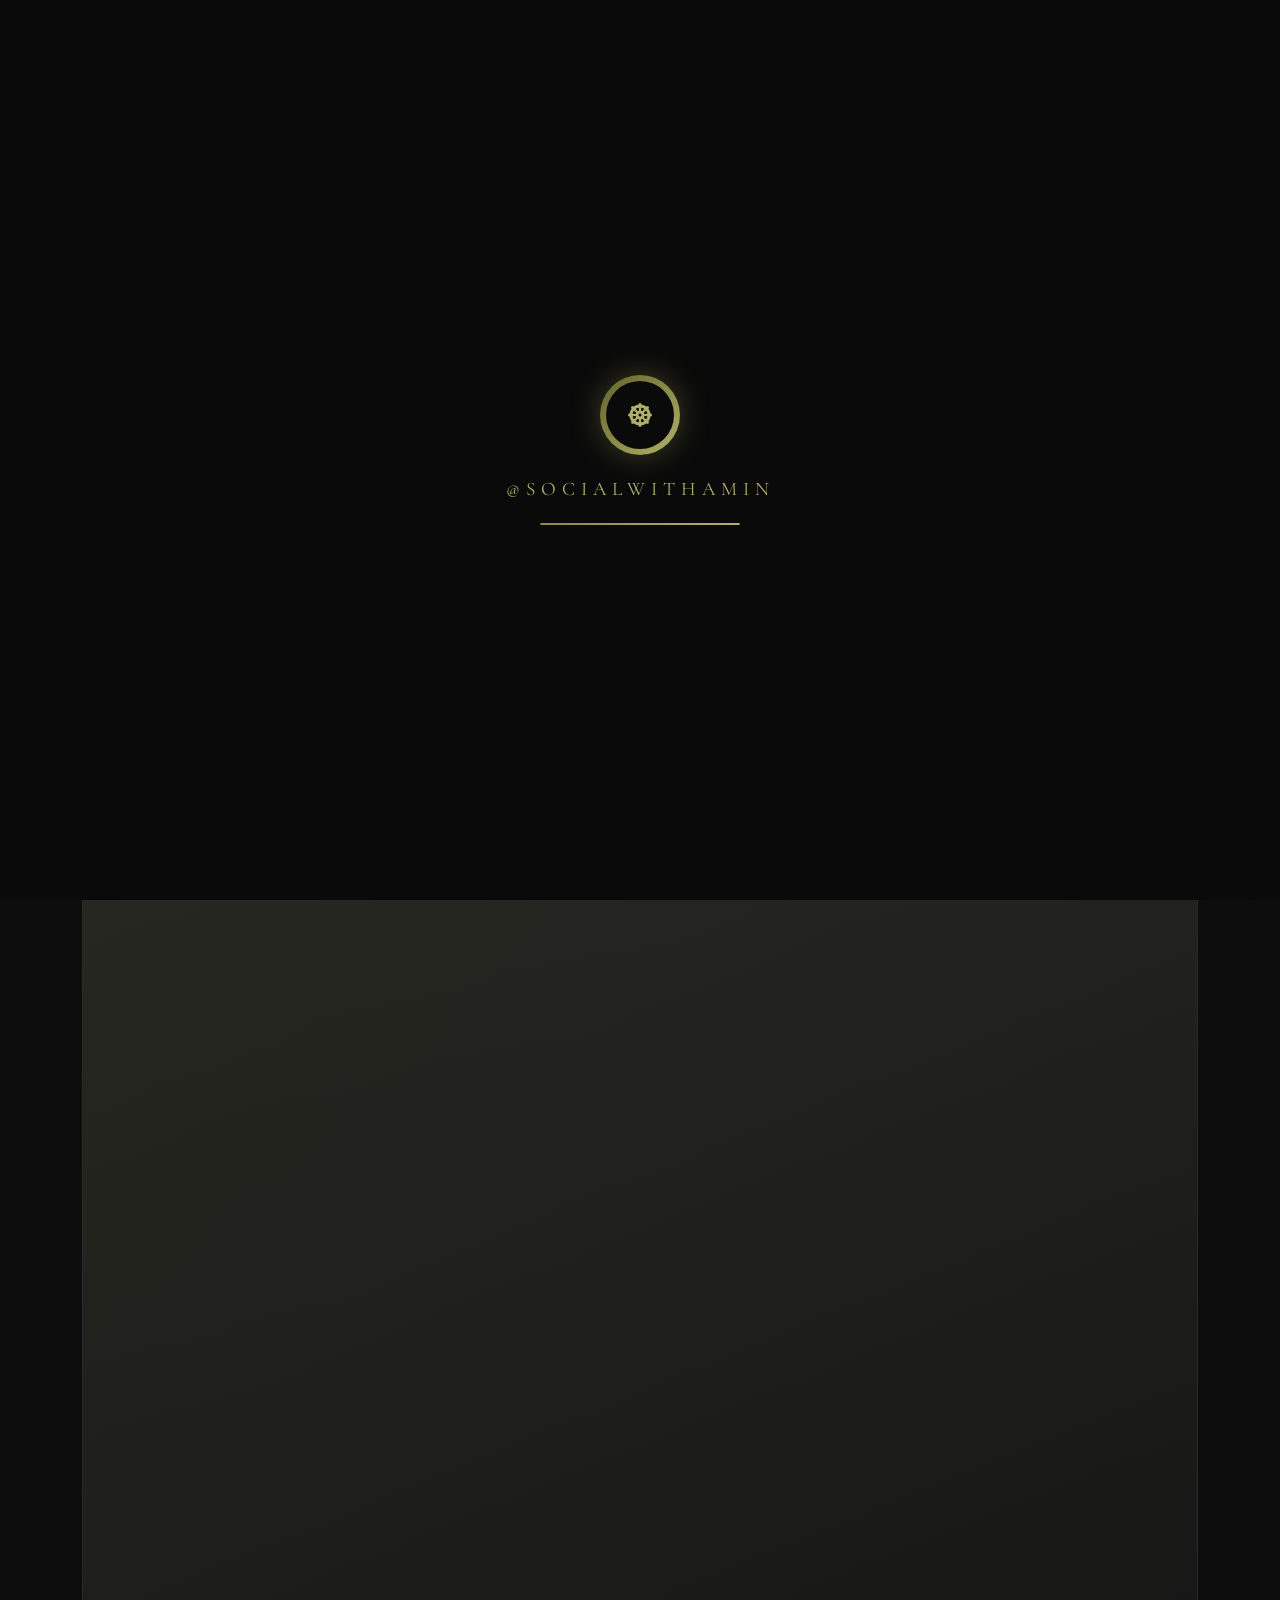
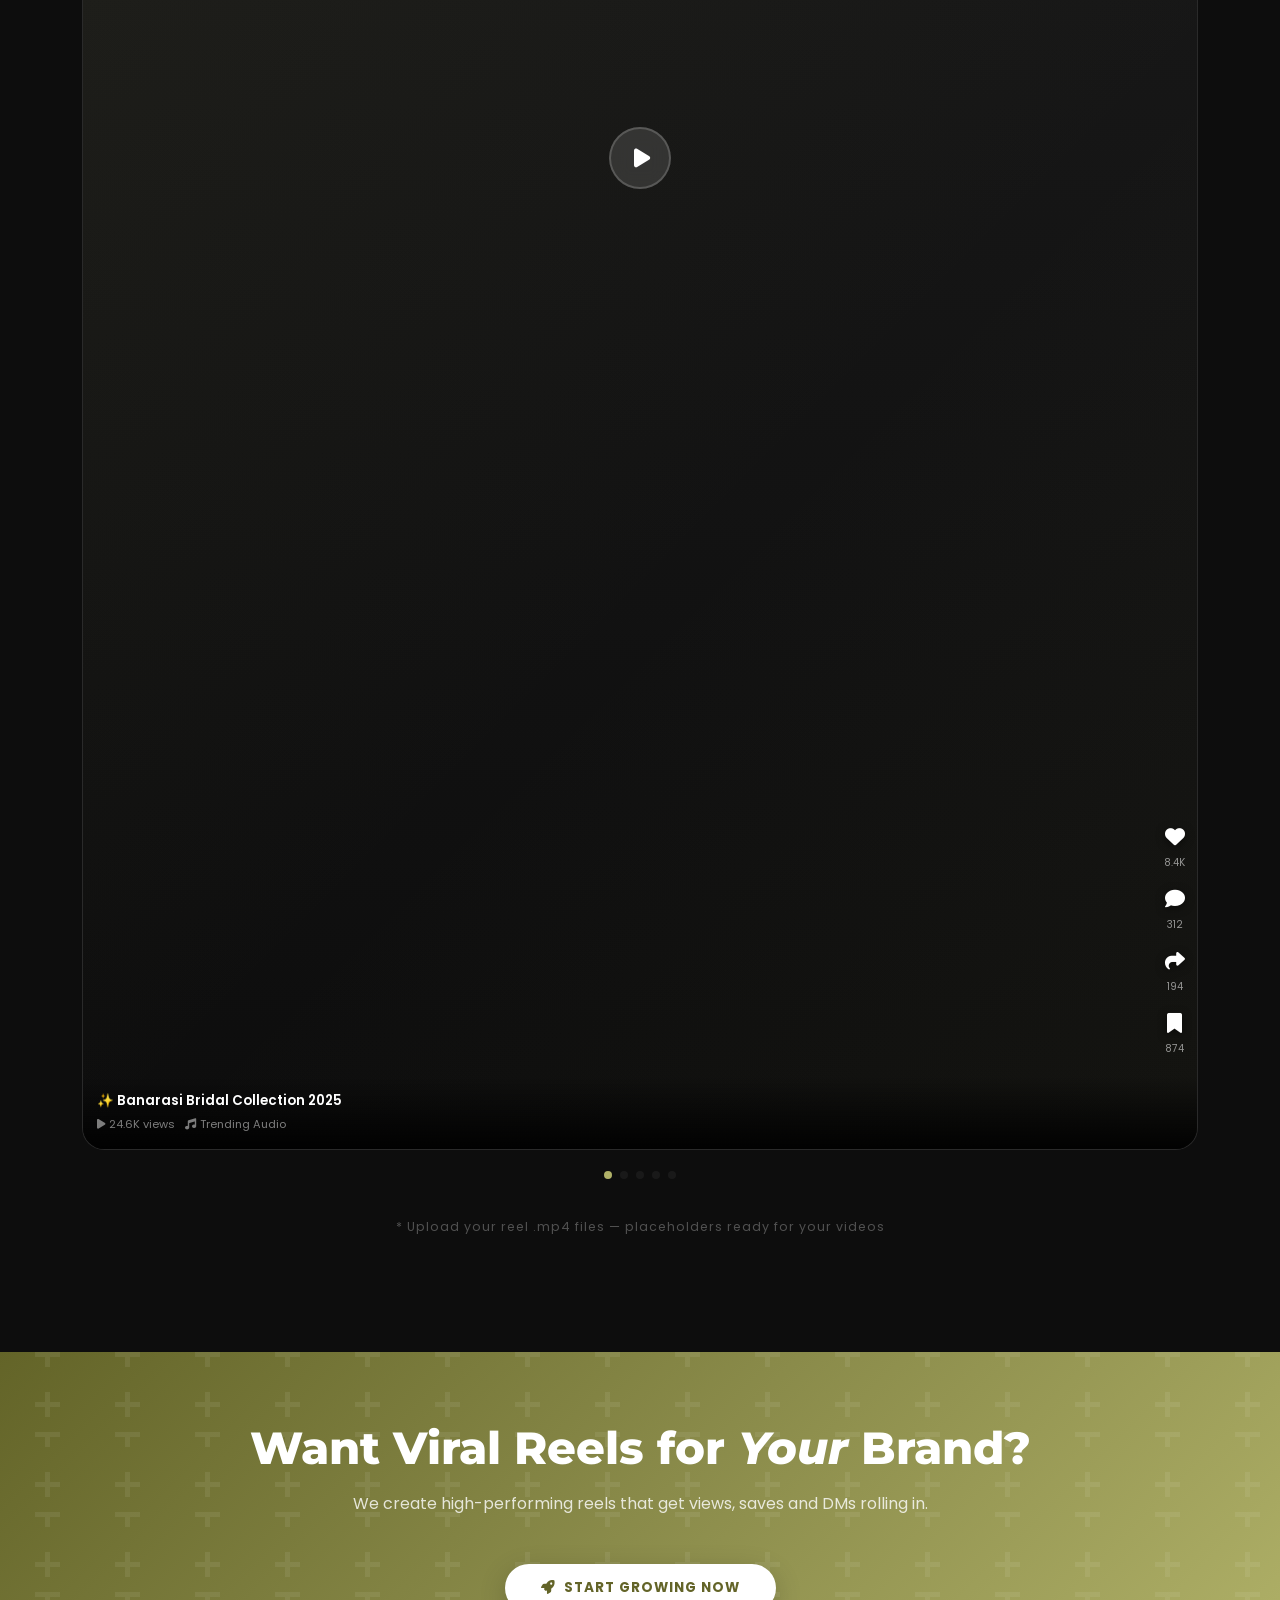
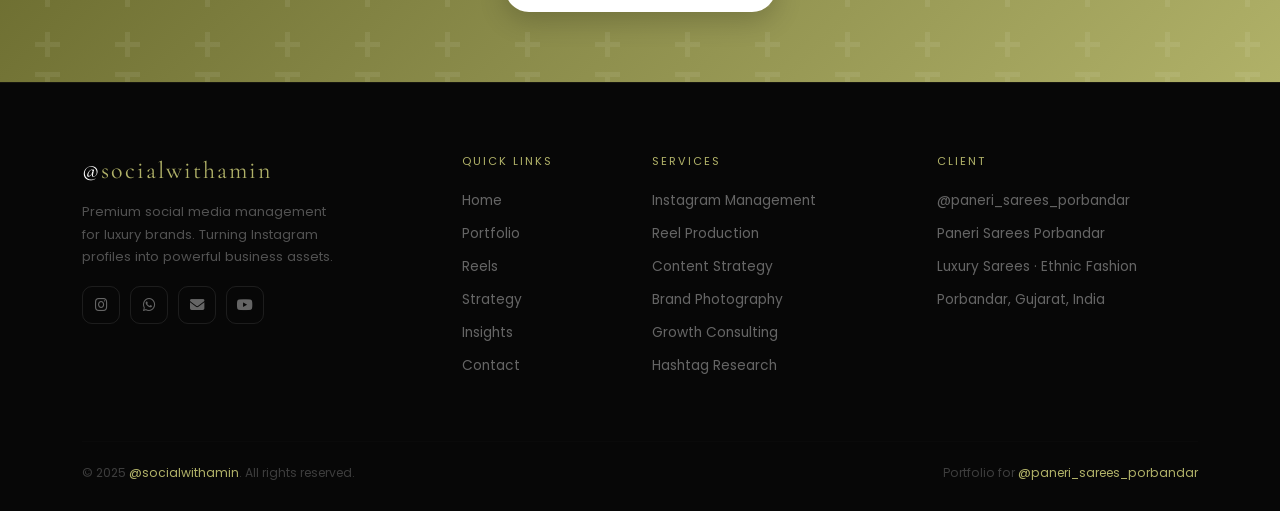
<file: pages/reels.html>
<!DOCTYPE html>
<html lang="en">
<head>
  <meta charset="UTF-8" />
  <meta name="viewport" content="width=device-width, initial-scale=1.0" />
  <title>Reels | Paneri Sarees — @socialwithamin</title>
  <link href="https://cdn.jsdelivr.net/npm/bootstrap@5.3.0/dist/css/bootstrap.min.css" rel="stylesheet" />
  <link rel="stylesheet" href="https://cdnjs.cloudflare.com/ajax/libs/font-awesome/6.4.0/css/all.min.css" />
  <link href="https://fonts.googleapis.com/css2?family=Montserrat:wght@400;600;700;800;900&family=Poppins:wght@300;400;500;600;700&family=Cormorant+Garamond:ital,wght@0,300;0,400;0,600;1,300;1,400&display=swap" rel="stylesheet" />
  <link href="https://cdn.jsdelivr.net/npm/aos@2.3.4/dist/aos.css" rel="stylesheet" />
  <link rel="stylesheet" href="https://cdn.jsdelivr.net/npm/swiper@10/swiper-bundle.min.css" />
  <link rel="stylesheet" href="../css/style.css" />
  <style>
    /* PAGE HERO */
    .page-hero {
      background: #090909; padding: 160px 0 80px;
      position: relative; overflow: hidden;
    }
    .page-hero::before {
      content: ''; position: absolute; inset: 0;
      background: radial-gradient(ellipse at 70% 50%, rgba(138,139,74,0.18) 0%, transparent 60%);
    }
    .page-hero-content { position: relative; z-index: 2; }
    .page-hero h1 { color: var(--white); font-size: clamp(2rem, 5vw, 3.8rem); }
    .page-hero p { color: rgba(255,255,255,0.45); font-size: 0.95rem; max-width: 520px; }
    .breadcrumb-custom { display: flex; gap: 8px; align-items: center; margin-bottom: 18px; }
    .breadcrumb-custom a { color: var(--accent-light); text-decoration: none; font-size: 0.78rem; letter-spacing: 1px; text-transform: uppercase; }
    .breadcrumb-custom span { color: rgba(255,255,255,0.25); font-size: 0.78rem; }

    /* REELS SECTION */
    #reels { padding: 80px 0 100px; background: #0d0d0d; }

    /* VIDEO MODAL */
    .reel-modal-overlay {
      display: none; position: fixed; inset: 0; z-index: 9998;
      background: rgba(0,0,0,0.92); align-items: center; justify-content: center;
    }
    .reel-modal-overlay.active { display: flex; }
    .reel-modal-inner { width: 340px; max-width: 92vw; background: #1a1a1a; border-radius: 20px; overflow: hidden; position: relative; box-shadow: 0 40px 80px rgba(0,0,0,0.6); }
    .reel-modal-close { position: absolute; top: 14px; right: 14px; z-index: 10; background: rgba(0,0,0,0.6); color: var(--white); width: 34px; height: 34px; border-radius: 50%; display: flex; align-items: center; justify-content: center; cursor: pointer; font-size: 1rem; border: none; transition: var(--transition); }
    .reel-modal-close:hover { background: var(--accent); }
    .reel-modal-preview { aspect-ratio: 9/16; background: linear-gradient(160deg, #2a2a1a, #0d0d0d); display: flex; align-items: center; justify-content: center; font-size: 3rem; flex-direction: column; gap: 20px; }
    .reel-modal-meta { padding: 20px; }
    .reel-modal-title { color: var(--white); font-size: 0.95rem; font-weight: 600; margin-bottom: 8px; }
    .reel-modal-stats { display: flex; gap: 16px; color: rgba(255,255,255,0.45); font-size: 0.78rem; }

    /* REEL CARDS */
    .reel-card { background: #1a1a1a; border: 1px solid rgba(255,255,255,0.07); border-radius: 22px; overflow: hidden; position: relative; transition: var(--transition); cursor: pointer; }
    .reel-card:hover { transform: translateY(-10px); box-shadow: 0 24px 60px rgba(138,139,74,0.2); }
    .reel-preview { aspect-ratio: 9/16; background: linear-gradient(180deg, #1e1e1e 0%, #0d0d0d 100%); position: relative; display: flex; align-items: center; justify-content: center; overflow: hidden; }
    .reel-bg-pattern { position: absolute; inset: 0; background: linear-gradient(135deg, rgba(138,139,74,0.1), transparent 65%, rgba(138,139,74,0.05)); }
    .reel-play { width: 62px; height: 62px; background: rgba(255,255,255,0.12); backdrop-filter: blur(10px); border-radius: 50%; display: flex; align-items: center; justify-content: center; color: var(--white); font-size: 1.35rem; border: 2px solid rgba(255,255,255,0.18); z-index: 2; transition: var(--transition); }
    .reel-card:hover .reel-play { background: var(--accent); transform: scale(1.12); border-color: var(--accent-light); }
    .reel-icons { position: absolute; right: 12px; bottom: 90px; display: flex; flex-direction: column; gap: 16px; z-index: 3; }
    .reel-icon { text-align: center; color: var(--white); }
    .reel-icon i { font-size: 1.25rem; display: block; margin-bottom: 2px; filter: drop-shadow(0 2px 4px rgba(0,0,0,0.5)); }
    .reel-icon span { font-size: 0.63rem; color: rgba(255,255,255,0.55); }
    .reel-info { position: absolute; bottom: 0; left: 0; right: 0; padding: 16px 14px; background: linear-gradient(0deg, rgba(0,0,0,0.92) 0%, transparent 100%); z-index: 2; }
    .reel-title { color: var(--white); font-size: 0.84rem; font-weight: 600; margin-bottom: 5px; line-height: 1.4; }
    .reel-stats { color: rgba(255,255,255,0.48); font-size: 0.7rem; display: flex; gap: 10px; flex-wrap: wrap; }
    .reel-badge { position: absolute; top: 14px; left: 14px; z-index: 3; background: rgba(138,139,74,0.85); color: var(--white); font-size: 0.62rem; padding: 3px 10px; border-radius: 20px; letter-spacing: 1px; text-transform: uppercase; font-weight: 600; }

    /* SWIPER */
    .reels-swiper { padding-bottom: 44px !important; }
    .swiper-pagination-bullet { background: rgba(255,255,255,0.25); }
    .swiper-pagination-bullet-active { background: var(--accent-light); }
  </style>
</head>
<body class="inner-page">

<!-- LOADER -->
<div id="loader">
  <div class="loader-logo-ring"><div class="loader-logo-inner"><i class="fas fa-dharmachakra"></i></div></div>
  <div class="loader-brand">@socialwithamin</div>
  <div class="loader-bar"><div class="loader-fill"></div></div>
</div>

<div id="scroll-progress"></div>
<a href="https://wa.me/917600000000" id="whatsapp-float" target="_blank" aria-label="WhatsApp"><i class="fab fa-whatsapp"></i></a>

<!-- REEL MODAL -->
<div class="reel-modal-overlay" id="reelModal">
  <div class="reel-modal-inner">
    <button class="reel-modal-close" onclick="closeReelModal()"><i class="fas fa-times"></i></button>
    <div class="reel-modal-preview">
      <span id="reelModalEmoji" style="font-size:3.5rem">🥻</span>
      <div style="color:rgba(255,255,255,0.4);font-size:0.8rem;letter-spacing:2px">UPLOAD YOUR REEL HERE</div>
    </div>
    <div class="reel-modal-meta">
      <div class="reel-modal-title" id="reelModalTitle">Reel Title</div>
      <div class="reel-modal-stats" id="reelModalStats"></div>
    </div>
  </div>
</div>

<!-- NAVBAR -->
<nav id="mainNav" class="navbar-expand-lg">
  <div class="container">
    <a class="navbar-brand" href="../index.html">@<span>socialwithamin</span></a>
    <button class="navbar-toggler" type="button" data-bs-toggle="collapse" data-bs-target="#navMenu" aria-label="Toggle navigation">
      <span class="navbar-toggler-icon"></span>
    </button>
    <div class="collapse navbar-collapse" id="navMenu">
      <ul class="navbar-nav ms-auto gap-1">
        <li class="nav-item"><a class="nav-link" href="../index.html">Home</a></li>
        <li class="nav-item"><a class="nav-link" href="portfolio.html">Portfolio</a></li>
        <li class="nav-item"><a class="nav-link active-page" href="reels.html">Reels</a></li>
        <li class="nav-item"><a class="nav-link" href="strategy.html">Strategy</a></li>
        <li class="nav-item"><a class="nav-link" href="insights.html">Insights</a></li>
        <li class="nav-item"><a class="nav-link" href="contact.html">Contact</a></li>
      </ul>
    </div>
  </div>
</nav>

<!-- PAGE HERO -->
<div class="page-hero">
  <div class="container page-hero-content">
    <div class="breadcrumb-custom">
      <a href="../index.html">Home</a><span>/</span>
      <span style="color:var(--accent-light)">Reels</span>
    </div>
    <span class="section-label">Video Content</span>
    <h1 class="mb-3">Reel <span class="gradient-text">Showcases</span></h1>
    <p>Instagram Reels crafted for maximum reach &amp; engagement — click to preview</p>
  </div>
</div>

<!-- REELS SECTION -->
<section id="reels">
  <div class="container">
    <div class="row justify-content-center mb-5" data-aos="fade-up">
      <div class="col-lg-7 text-center">
        <span class="section-label">Video Content</span>
        <h2 class="section-title text-white">Top Performing <span class="gradient-text">Reels</span></h2>
        <div class="section-divider center"></div>
        <p class="mt-4" style="color:rgba(255,255,255,0.4);font-size:0.88rem">Instagram Reels crafted for maximum reach &amp; engagement — click to preview</p>
      </div>
    </div>

    <div class="swiper reels-swiper" data-aos="fade-up" data-aos-delay="100">
      <div class="swiper-wrapper">

        <!-- Reel 1 -->
        <div class="swiper-slide" style="width:300px">
          <div class="reel-card" onclick="openReelModal('✨','Banarasi Bridal Collection 2025','24.6K views · 8.4K likes · 312 comments')">
            <div class="reel-badge">Trending</div>
            <div class="reel-preview">
              <div class="reel-bg-pattern"></div>
              <div class="reel-play"><i class="fas fa-play ms-1"></i></div>
              <div class="reel-icons">
                <div class="reel-icon"><i class="fas fa-heart"></i><span>8.4K</span></div>
                <div class="reel-icon"><i class="fas fa-comment"></i><span>312</span></div>
                <div class="reel-icon"><i class="fas fa-share"></i><span>194</span></div>
                <div class="reel-icon"><i class="fas fa-bookmark"></i><span>874</span></div>
              </div>
              <div class="reel-info">
                <div class="reel-title">✨ Banarasi Bridal Collection 2025</div>
                <div class="reel-stats"><span><i class="fas fa-play me-1"></i>24.6K views</span><span><i class="fas fa-music me-1"></i>Trending Audio</span></div>
              </div>
            </div>
          </div>
        </div>

        <!-- Reel 2 -->
        <div class="swiper-slide" style="width:300px">
          <div class="reel-card" onclick="openReelModal('🥻','How to Drape the Perfect Saree','38.2K views · 12.1K likes · 487 comments')">
            <div class="reel-badge" style="background:rgba(232,82,10,0.85)">Viral</div>
            <div class="reel-preview" style="background:linear-gradient(180deg,#1e1a0a 0%,#111 100%)">
              <div class="reel-bg-pattern" style="background:linear-gradient(135deg,rgba(176,177,104,0.15),transparent)"></div>
              <div class="reel-play"><i class="fas fa-play ms-1"></i></div>
              <div class="reel-icons">
                <div class="reel-icon"><i class="fas fa-heart"></i><span>12.1K</span></div>
                <div class="reel-icon"><i class="fas fa-comment"></i><span>487</span></div>
                <div class="reel-icon"><i class="fas fa-share"></i><span>329</span></div>
                <div class="reel-icon"><i class="fas fa-bookmark"></i><span>1.2K</span></div>
              </div>
              <div class="reel-info">
                <div class="reel-title">🥻 How to Drape the Perfect Saree</div>
                <div class="reel-stats"><span><i class="fas fa-play me-1"></i>38.2K views</span><span><i class="fas fa-fire me-1"></i>Viral Reel</span></div>
              </div>
            </div>
          </div>
        </div>

        <!-- Reel 3 -->
        <div class="swiper-slide" style="width:300px">
          <div class="reel-card" onclick="openReelModal('💎','Kanjivaram Unboxing Experience','19.4K views · 6.8K likes · 219 comments')">
            <div class="reel-preview" style="background:linear-gradient(180deg,#0a1a1e 0%,#111 100%)">
              <div class="reel-bg-pattern" style="background:linear-gradient(135deg,rgba(99,100,40,0.2),transparent)"></div>
              <div class="reel-play"><i class="fas fa-play ms-1"></i></div>
              <div class="reel-icons">
                <div class="reel-icon"><i class="fas fa-heart"></i><span>6.8K</span></div>
                <div class="reel-icon"><i class="fas fa-comment"></i><span>219</span></div>
                <div class="reel-icon"><i class="fas fa-share"></i><span>145</span></div>
                <div class="reel-icon"><i class="fas fa-bookmark"></i><span>623</span></div>
              </div>
              <div class="reel-info">
                <div class="reel-title">💎 Kanjivaram Unboxing Experience</div>
                <div class="reel-stats"><span><i class="fas fa-play me-1"></i>19.4K views</span><span><i class="fas fa-music me-1"></i>Original Audio</span></div>
              </div>
            </div>
          </div>
        </div>

        <!-- Reel 4 -->
        <div class="swiper-slide" style="width:300px">
          <div class="reel-card" onclick="openReelModal('🌸','New Navratri Collection Drop','31.7K views · 9.5K likes · 401 comments')">
            <div class="reel-badge" style="background:rgba(220,39,111,0.85)">Hot</div>
            <div class="reel-preview" style="background:linear-gradient(180deg,#1e0a1a 0%,#111 100%)">
              <div class="reel-bg-pattern"></div>
              <div class="reel-play"><i class="fas fa-play ms-1"></i></div>
              <div class="reel-icons">
                <div class="reel-icon"><i class="fas fa-heart"></i><span>9.5K</span></div>
                <div class="reel-icon"><i class="fas fa-comment"></i><span>401</span></div>
                <div class="reel-icon"><i class="fas fa-share"></i><span>278</span></div>
                <div class="reel-icon"><i class="fas fa-bookmark"></i><span>1.1K</span></div>
              </div>
              <div class="reel-info">
                <div class="reel-title">🌸 New Navratri Collection Drop</div>
                <div class="reel-stats"><span><i class="fas fa-play me-1"></i>31.7K views</span><span><i class="fas fa-music me-1"></i>Trending Audio</span></div>
              </div>
            </div>
          </div>
        </div>

        <!-- Reel 5 -->
        <div class="swiper-slide" style="width:300px">
          <div class="reel-card" onclick="openReelModal('👗','Behind The Scenes: Styling Shoot','14.2K views · 4.9K likes · 178 comments')">
            <div class="reel-preview" style="background:linear-gradient(180deg,#101a10 0%,#111 100%)">
              <div class="reel-bg-pattern" style="background:linear-gradient(135deg,rgba(138,139,74,0.12),transparent)"></div>
              <div class="reel-play"><i class="fas fa-play ms-1"></i></div>
              <div class="reel-icons">
                <div class="reel-icon"><i class="fas fa-heart"></i><span>4.9K</span></div>
                <div class="reel-icon"><i class="fas fa-comment"></i><span>178</span></div>
                <div class="reel-icon"><i class="fas fa-share"></i><span>96</span></div>
                <div class="reel-icon"><i class="fas fa-bookmark"></i><span>432</span></div>
              </div>
              <div class="reel-info">
                <div class="reel-title">👗 Behind The Scenes: Styling Shoot</div>
                <div class="reel-stats"><span><i class="fas fa-play me-1"></i>14.2K views</span><span><i class="fas fa-camera me-1"></i>BTS Content</span></div>
              </div>
            </div>
          </div>
        </div>

      </div>
      <div class="swiper-pagination mt-4"></div>
    </div>

    <p class="text-center mt-4" style="color:rgba(255,255,255,0.28);font-size:0.78rem;letter-spacing:1px">* Upload your reel .mp4 files — placeholders ready for your videos</p>
  </div>
</section>

<!-- CTA BANNER -->
<div class="cta-banner" data-aos="fade-up">
  <div class="container text-center">
    <h2 class="mb-3">Want Viral Reels for <em>Your</em> Brand?</h2>
    <p class="mb-5">We create high-performing reels that get views, saves and DMs rolling in.</p>
    <a href="contact.html" class="btn-white"><i class="fas fa-rocket"></i> Start Growing Now</a>
  </div>
</div>

<!-- FOOTER -->
<footer id="footer">
  <div class="container">
    <div class="row g-4 mb-5">
      <div class="col-lg-4 col-md-6">
        <div class="footer-brand">@<span>socialwithamin</span></div>
        <div class="footer-tagline">Premium social media management for luxury brands. Turning Instagram profiles into powerful business assets.</div>
        <div class="social-icons">
          <a href="https://www.instagram.com/paneri_sarees_porbandar/" class="social-icon" target="_blank" rel="noopener"><i class="fab fa-instagram"></i></a>
          <a href="https://wa.me/917600000000" class="social-icon" target="_blank" rel="noopener"><i class="fab fa-whatsapp"></i></a>
          <a href="mailto:socialwithamin@gmail.com" class="social-icon"><i class="fas fa-envelope"></i></a>
          <a href="#" class="social-icon"><i class="fab fa-youtube"></i></a>
        </div>
      </div>
      <div class="col-lg-2 col-md-6">
        <div class="footer-heading">Quick Links</div>
        <ul class="footer-links">
          <li><a href="../index.html">Home</a></li>
          <li><a href="portfolio.html">Portfolio</a></li>
          <li><a href="reels.html">Reels</a></li>
          <li><a href="strategy.html">Strategy</a></li>
          <li><a href="insights.html">Insights</a></li>
          <li><a href="contact.html">Contact</a></li>
        </ul>
      </div>
      <div class="col-lg-3 col-md-6">
        <div class="footer-heading">Services</div>
        <ul class="footer-links">
          <li><a href="#">Instagram Management</a></li>
          <li><a href="#">Reel Production</a></li>
          <li><a href="#">Content Strategy</a></li>
          <li><a href="#">Brand Photography</a></li>
          <li><a href="#">Growth Consulting</a></li>
          <li><a href="#">Hashtag Research</a></li>
        </ul>
      </div>
      <div class="col-lg-3 col-md-6">
        <div class="footer-heading">Client</div>
        <ul class="footer-links">
          <li><a href="https://www.instagram.com/paneri_sarees_porbandar/" target="_blank" rel="noopener">@paneri_sarees_porbandar</a></li>
          <li><a href="#">Paneri Sarees Porbandar</a></li>
          <li><a href="#">Luxury Sarees · Ethnic Fashion</a></li>
          <li><a href="#">Porbandar, Gujarat, India</a></li>
        </ul>
      </div>
    </div>
    <hr class="footer-divider">
    <div class="footer-bottom">
      <span>© 2025 <a href="#">@socialwithamin</a>. All rights reserved.</span>
      <span>Portfolio for <a href="https://www.instagram.com/paneri_sarees_porbandar/" target="_blank" rel="noopener">@paneri_sarees_porbandar</a></span>
    </div>
  </div>
</footer>

<script src="https://cdn.jsdelivr.net/npm/bootstrap@5.3.0/dist/js/bootstrap.bundle.min.js"></script>
<script src="https://cdn.jsdelivr.net/npm/aos@2.3.4/dist/aos.js"></script>
<script src="https://cdn.jsdelivr.net/npm/swiper@10/swiper-bundle.min.js"></script>
<script src="../js/main.js"></script>
</body>
</html>
</file>
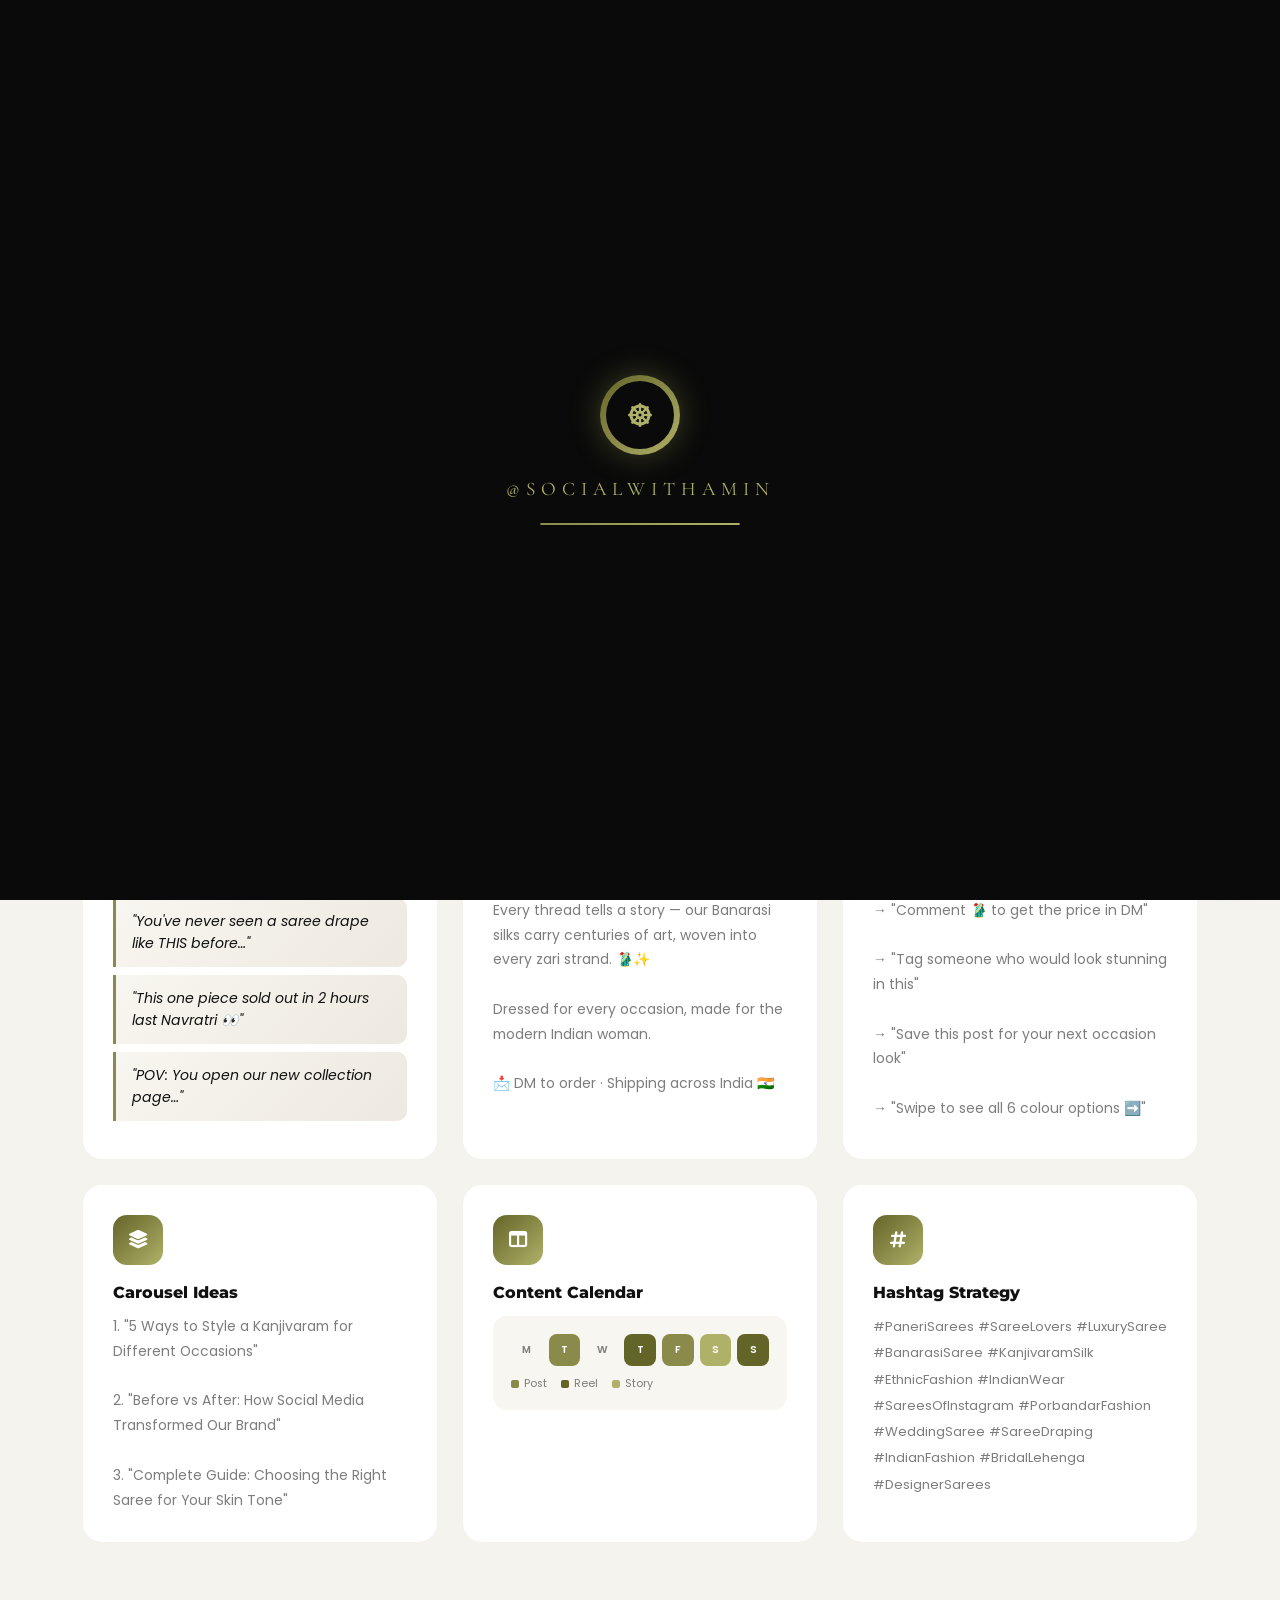
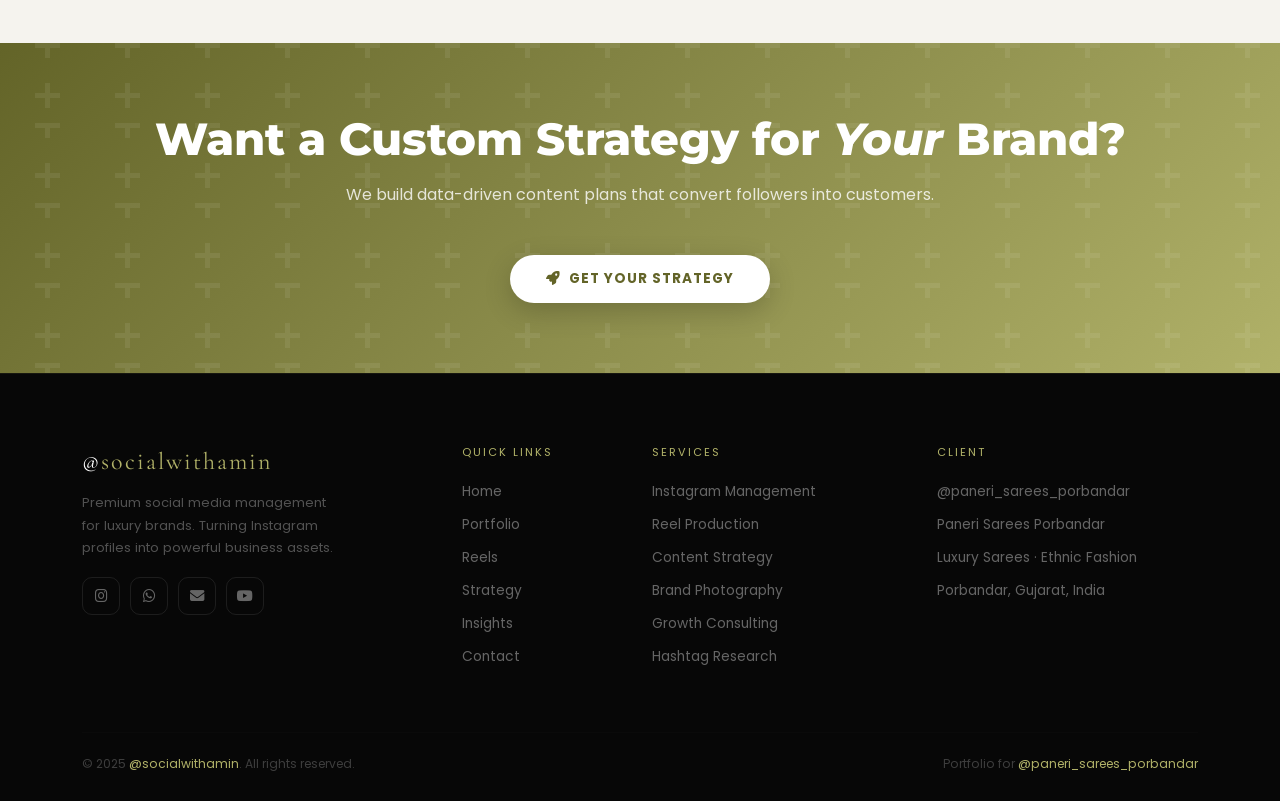
<file: pages/strategy.html>
<!DOCTYPE html>
<html lang="en">
<head>
  <meta charset="UTF-8" />
  <meta name="viewport" content="width=device-width, initial-scale=1.0" />
  <title>Strategy | Paneri Sarees — @socialwithamin</title>
  <link href="https://cdn.jsdelivr.net/npm/bootstrap@5.3.0/dist/css/bootstrap.min.css" rel="stylesheet" />
  <link rel="stylesheet" href="https://cdnjs.cloudflare.com/ajax/libs/font-awesome/6.4.0/css/all.min.css" />
  <link href="https://fonts.googleapis.com/css2?family=Montserrat:wght@400;600;700;800;900&family=Poppins:wght@300;400;500;600;700&family=Cormorant+Garamond:ital,wght@0,300;0,400;0,600;1,300;1,400&display=swap" rel="stylesheet" />
  <link href="https://cdn.jsdelivr.net/npm/aos@2.3.4/dist/aos.css" rel="stylesheet" />
  <link rel="stylesheet" href="../css/style.css" />
  <style>
    .page-hero { background: #090909; padding: 160px 0 80px; position: relative; overflow: hidden; }
    .page-hero::before { content: ''; position: absolute; inset: 0; background: radial-gradient(ellipse at 20% 60%, rgba(138,139,74,0.2) 0%, transparent 55%); }
    .page-hero-content { position: relative; z-index: 2; }
    .page-hero h1 { color: var(--white); font-size: clamp(2rem, 5vw, 3.8rem); }
    .page-hero p { color: rgba(255,255,255,0.45); font-size: 0.95rem; max-width: 520px; }
    .breadcrumb-custom { display: flex; gap: 8px; align-items: center; margin-bottom: 18px; }
    .breadcrumb-custom a { color: var(--accent-light); text-decoration: none; font-size: 0.78rem; letter-spacing: 1px; text-transform: uppercase; }
    .breadcrumb-custom span { color: rgba(255,255,255,0.25); font-size: 0.78rem; }

    #strategy { padding: 80px 0 100px; background: var(--bg); }

    .content-card { background: var(--white); border: 1px solid rgba(138,139,74,0.1); border-radius: 20px; padding: 30px; height: 100%; transition: var(--transition); position: relative; overflow: hidden; }
    .content-card::before { content: ''; position: absolute; top: 0; left: 0; right: 0; height: 3px; background: linear-gradient(90deg, var(--accent-dark), var(--accent-light)); transform: scaleX(0); transform-origin: left; transition: var(--transition); }
    .content-card:hover { transform: translateY(-6px); box-shadow: 0 16px 44px rgba(0,0,0,0.1); border-color: var(--accent-light); }
    .content-card:hover::before { transform: scaleX(1); }
    .content-card-icon { width: 50px; height: 50px; background: linear-gradient(135deg, var(--accent-dark), var(--accent-light)); border-radius: 14px; display: flex; align-items: center; justify-content: center; color: var(--white); font-size: 1.15rem; margin-bottom: 18px; }
    .content-card h5 { font-size: 1rem; color: var(--dark); margin-bottom: 12px; }
    .content-card p { color: var(--secondary); font-size: 0.87rem; line-height: 1.78; margin-bottom: 0; }

    .hook-box { background: linear-gradient(135deg, #f8f6f0, #ede9e0); border-left: 3px solid var(--accent); border-radius: 0 10px 10px 0; padding: 12px 16px; margin: 8px 0; font-style: italic; color: var(--dark); font-size: 0.88rem; line-height: 1.6; }

    .content-calendar { background: #f8f6f0; border-radius: 14px; padding: 18px; margin-top: 14px; }
    .calendar-row { display: flex; gap: 6px; margin-bottom: 6px; }
    .cal-day { flex: 1; text-align: center; padding: 8px 4px; border-radius: 8px; font-size: 0.65rem; font-weight: 600; color: var(--secondary); transition: var(--transition); }
    .cal-day.post-day { background: var(--accent); color: var(--white); }
    .cal-day.reel-day { background: var(--accent-dark); color: var(--white); }
    .cal-day.story-day { background: #b0b168; color: var(--white); }
    .cal-legend { display: flex; gap: 14px; margin-top: 10px; flex-wrap: wrap; }
    .cal-legend-item { display: flex; align-items: center; gap: 5px; font-size: 0.68rem; color: var(--secondary); }
    .cal-dot { width: 8px; height: 8px; border-radius: 2px; flex-shrink: 0; }
  </style>
</head>
<body class="inner-page">

<!-- LOADER -->
<div id="loader">
  <div class="loader-logo-ring"><div class="loader-logo-inner"><i class="fas fa-dharmachakra"></i></div></div>
  <div class="loader-brand">@socialwithamin</div>
  <div class="loader-bar"><div class="loader-fill"></div></div>
</div>

<div id="scroll-progress"></div>
<a href="https://wa.me/917600000000" id="whatsapp-float" target="_blank" aria-label="WhatsApp"><i class="fab fa-whatsapp"></i></a>

<!-- NAVBAR -->
<nav id="mainNav" class="navbar-expand-lg">
  <div class="container">
    <a class="navbar-brand" href="../index.html">@<span>socialwithamin</span></a>
    <button class="navbar-toggler" type="button" data-bs-toggle="collapse" data-bs-target="#navMenu" aria-label="Toggle navigation">
      <span class="navbar-toggler-icon"></span>
    </button>
    <div class="collapse navbar-collapse" id="navMenu">
      <ul class="navbar-nav ms-auto gap-1">
        <li class="nav-item"><a class="nav-link" href="../index.html">Home</a></li>
        <li class="nav-item"><a class="nav-link" href="portfolio.html">Portfolio</a></li>
        <li class="nav-item"><a class="nav-link" href="reels.html">Reels</a></li>
        <li class="nav-item"><a class="nav-link active-page" href="strategy.html">Strategy</a></li>
        <li class="nav-item"><a class="nav-link" href="insights.html">Insights</a></li>
        <li class="nav-item"><a class="nav-link" href="contact.html">Contact</a></li>
      </ul>
    </div>
  </div>
</nav>

<!-- PAGE HERO -->
<div class="page-hero">
  <div class="container page-hero-content">
    <div class="breadcrumb-custom">
      <a href="../index.html">Home</a><span>/</span>
      <span style="color:var(--accent-light)">Strategy</span>
    </div>
    <span class="section-label">Content Strategy</span>
    <h1 class="mb-3">Social Media <span class="gradient-text">Content Plan</span></h1>
    <p>Strategic content framework crafted exclusively for Paneri Sarees — every post purposeful.</p>
  </div>
</div>

<!-- STRATEGY SECTION -->
<section id="strategy">
  <div class="container">
    <div class="row justify-content-center mb-5" data-aos="fade-up">
      <div class="col-lg-7 text-center">
        <span class="section-label">Content Strategy</span>
        <h2 class="section-title">Our <span class="accent">Proven</span> Framework</h2>
        <div class="section-divider center"></div>
        <p class="mt-4 text-muted" style="font-size:0.9rem">Strategic content framework crafted exclusively for Paneri Sarees</p>
      </div>
    </div>

    <div class="row g-4">

      <div class="col-lg-4 col-md-6" data-aos="fade-up" data-aos-delay="0">
        <div class="content-card">
          <div class="content-card-icon"><i class="fas fa-bolt"></i></div>
          <h5>Power Hooks</h5>
          <div class="hook-box">"You've never seen a saree drape like THIS before…"</div>
          <div class="hook-box">"This one piece sold out in 2 hours last Navratri 👀"</div>
          <div class="hook-box">"POV: You open our new collection page…"</div>
        </div>
      </div>

      <div class="col-lg-4 col-md-6" data-aos="fade-up" data-aos-delay="100">
        <div class="content-card">
          <div class="content-card-icon"><i class="fas fa-pen-nib"></i></div>
          <h5>Caption Templates</h5>
          <p>Every thread tells a story — our Banarasi silks carry centuries of art, woven into every zari strand. 🥻✨<br><br>Dressed for every occasion, made for the modern Indian woman.<br><br>📩 DM to order · Shipping across India 🇮🇳</p>
        </div>
      </div>

      <div class="col-lg-4 col-md-6" data-aos="fade-up" data-aos-delay="200">
        <div class="content-card">
          <div class="content-card-icon"><i class="fas fa-bullseye"></i></div>
          <h5>CTA Strategy</h5>
          <p>→ "Comment 🥻 to get the price in DM"<br><br>→ "Tag someone who would look stunning in this"<br><br>→ "Save this post for your next occasion look"<br><br>→ "Swipe to see all 6 colour options ➡️"</p>
        </div>
      </div>

      <div class="col-lg-4 col-md-6" data-aos="fade-up" data-aos-delay="0">
        <div class="content-card">
          <div class="content-card-icon"><i class="fas fa-layer-group"></i></div>
          <h5>Carousel Ideas</h5>
          <p>1. "5 Ways to Style a Kanjivaram for Different Occasions"<br><br>2. "Before vs After: How Social Media Transformed Our Brand"<br><br>3. "Complete Guide: Choosing the Right Saree for Your Skin Tone"</p>
        </div>
      </div>

      <div class="col-lg-4 col-md-6" data-aos="fade-up" data-aos-delay="100">
        <div class="content-card">
          <div class="content-card-icon"><i class="fas fa-columns"></i></div>
          <h5>Content Calendar</h5>
          <div class="content-calendar">
            <div class="calendar-row">
              <div class="cal-day">M</div>
              <div class="cal-day post-day">T</div>
              <div class="cal-day">W</div>
              <div class="cal-day reel-day">T</div>
              <div class="cal-day post-day">F</div>
              <div class="cal-day story-day">S</div>
              <div class="cal-day reel-day">S</div>
            </div>
            <div class="cal-legend">
              <div class="cal-legend-item"><div class="cal-dot" style="background:var(--accent)"></div>Post</div>
              <div class="cal-legend-item"><div class="cal-dot" style="background:var(--accent-dark)"></div>Reel</div>
              <div class="cal-legend-item"><div class="cal-dot" style="background:#b0b168"></div>Story</div>
            </div>
          </div>
        </div>
      </div>

      <div class="col-lg-4 col-md-6" data-aos="fade-up" data-aos-delay="200">
        <div class="content-card">
          <div class="content-card-icon"><i class="fas fa-hashtag"></i></div>
          <h5>Hashtag Strategy</h5>
          <p style="font-size:0.82rem;line-height:2">#PaneriSarees #SareeLovers #LuxurySaree #BanarasiSaree #KanjivaramSilk #EthnicFashion #IndianWear #SareesOfInstagram #PorbandarFashion #WeddingSaree #SareeDraping #IndianFashion #BridalLehenga #DesignerSarees</p>
        </div>
      </div>

    </div>
  </div>
</section>

<!-- CTA BANNER -->
<div class="cta-banner" data-aos="fade-up">
  <div class="container text-center">
    <h2 class="mb-3">Want a Custom Strategy for <em>Your</em> Brand?</h2>
    <p class="mb-5">We build data-driven content plans that convert followers into customers.</p>
    <a href="contact.html" class="btn-white"><i class="fas fa-rocket"></i> Get Your Strategy</a>
  </div>
</div>

<!-- FOOTER -->
<footer id="footer">
  <div class="container">
    <div class="row g-4 mb-5">
      <div class="col-lg-4 col-md-6">
        <div class="footer-brand">@<span>socialwithamin</span></div>
        <div class="footer-tagline">Premium social media management for luxury brands. Turning Instagram profiles into powerful business assets.</div>
        <div class="social-icons">
          <a href="https://www.instagram.com/paneri_sarees_porbandar/" class="social-icon" target="_blank" rel="noopener"><i class="fab fa-instagram"></i></a>
          <a href="https://wa.me/917600000000" class="social-icon" target="_blank" rel="noopener"><i class="fab fa-whatsapp"></i></a>
          <a href="mailto:socialwithamin@gmail.com" class="social-icon"><i class="fas fa-envelope"></i></a>
          <a href="#" class="social-icon"><i class="fab fa-youtube"></i></a>
        </div>
      </div>
      <div class="col-lg-2 col-md-6">
        <div class="footer-heading">Quick Links</div>
        <ul class="footer-links">
          <li><a href="../index.html">Home</a></li>
          <li><a href="portfolio.html">Portfolio</a></li>
          <li><a href="reels.html">Reels</a></li>
          <li><a href="strategy.html">Strategy</a></li>
          <li><a href="insights.html">Insights</a></li>
          <li><a href="contact.html">Contact</a></li>
        </ul>
      </div>
      <div class="col-lg-3 col-md-6">
        <div class="footer-heading">Services</div>
        <ul class="footer-links">
          <li><a href="#">Instagram Management</a></li>
          <li><a href="#">Reel Production</a></li>
          <li><a href="#">Content Strategy</a></li>
          <li><a href="#">Brand Photography</a></li>
          <li><a href="#">Growth Consulting</a></li>
          <li><a href="#">Hashtag Research</a></li>
        </ul>
      </div>
      <div class="col-lg-3 col-md-6">
        <div class="footer-heading">Client</div>
        <ul class="footer-links">
          <li><a href="https://www.instagram.com/paneri_sarees_porbandar/" target="_blank" rel="noopener">@paneri_sarees_porbandar</a></li>
          <li><a href="#">Paneri Sarees Porbandar</a></li>
          <li><a href="#">Luxury Sarees · Ethnic Fashion</a></li>
          <li><a href="#">Porbandar, Gujarat, India</a></li>
        </ul>
      </div>
    </div>
    <hr class="footer-divider">
    <div class="footer-bottom">
      <span>© 2025 <a href="#">@socialwithamin</a>. All rights reserved.</span>
      <span>Portfolio for <a href="https://www.instagram.com/paneri_sarees_porbandar/" target="_blank" rel="noopener">@paneri_sarees_porbandar</a></span>
    </div>
  </div>
</footer>

<script src="https://cdn.jsdelivr.net/npm/bootstrap@5.3.0/dist/js/bootstrap.bundle.min.js"></script>
<script src="https://cdn.jsdelivr.net/npm/aos@2.3.4/dist/aos.js"></script>
<script src="../js/main.js"></script>
</body>
</html>
</file>
<file: css/style.css>
/* ===================== CSS VARIABLES ===================== */
:root {
  --bg: #F5F3EE;
  --accent: #8A8B4A;
  --accent-light: #b0b168;
  --accent-dark: #636428;
  --dark: #111111;
  --secondary: #7D7D7D;
  --white: #FFFFFF;
  --glass: rgba(255,255,255,0.08);
  --glass-border: rgba(255,255,255,0.18);
  --shadow: 0 8px 40px rgba(0,0,0,0.12);
  --shadow-lg: 0 20px 60px rgba(0,0,0,0.22);
  --radius: 20px;
  --radius-sm: 12px;
  --transition: all 0.4s cubic-bezier(0.23,1,0.32,1);
}

/* ===================== GLOBAL ===================== */
*, *::before, *::after { box-sizing: border-box; margin: 0; padding: 0; }
html { scroll-behavior: smooth; }
body {
  font-family: 'Poppins', sans-serif;
  background: var(--bg);
  color: var(--dark);
  overflow-x: hidden;
}

::-webkit-scrollbar { width: 5px; }
::-webkit-scrollbar-track { background: #1a1a1a; }
::-webkit-scrollbar-thumb { background: var(--accent); border-radius: 10px; }

#scroll-progress {
  position: fixed; top: 0; left: 0; height: 3px;
  background: linear-gradient(90deg, var(--accent-dark), var(--accent-light));
  z-index: 9999; width: 0%; transition: width 0.1s;
}

h1, h2, h3, h4, h5, h6 { font-family: 'Montserrat', sans-serif; font-weight: 800; }

.section-label {
  font-family: 'Cormorant Garamond', serif;
  font-style: italic;
  color: var(--accent);
  font-size: 1.1rem;
  letter-spacing: 3px;
  text-transform: uppercase;
  display: block;
  margin-bottom: 10px;
}

.section-title {
  font-size: clamp(1.9rem, 4vw, 3.1rem);
  line-height: 1.15;
  color: var(--dark);
}
.section-title .accent { color: var(--accent); }

.gradient-text {
  background: linear-gradient(135deg, var(--accent-dark), var(--accent-light));
  -webkit-background-clip: text;
  -webkit-text-fill-color: transparent;
  background-clip: text;
}

/* ===================== PAGE LOADER ===================== */
#loader {
  position: fixed; inset: 0; z-index: 99999;
  background: #0a0a0a;
  display: flex; align-items: center; justify-content: center;
  flex-direction: column; gap: 20px;
  transition: opacity 0.7s ease, visibility 0.7s;
}
#loader.hidden { opacity: 0; visibility: hidden; pointer-events: none; }

.loader-logo-ring {
  width: 80px; height: 80px; border-radius: 50%;
  background: linear-gradient(135deg, var(--accent-dark), var(--accent-light));
  display: flex; align-items: center; justify-content: center;
  animation: loaderSpin 2s linear infinite;
  box-shadow: 0 0 30px rgba(138,139,74,0.4);
}
@keyframes loaderSpin { to { transform: rotate(360deg); } }
.loader-logo-inner {
  width: 68px; height: 68px; border-radius: 50%;
  background: #0a0a0a;
  display: flex; align-items: center; justify-content: center;
  font-size: 1.5rem; color: var(--accent-light);
}
.loader-brand {
  font-family: 'Cormorant Garamond', serif;
  font-size: 1.2rem;
  color: var(--accent-light);
  letter-spacing: 6px;
  text-transform: uppercase;
}
.loader-bar { width: 200px; height: 2px; background: rgba(255,255,255,0.08); border-radius: 10px; overflow: hidden; }
.loader-fill {
  height: 100%;
  background: linear-gradient(90deg, var(--accent), var(--accent-light));
  border-radius: 10px;
  animation: loadFill 2s ease forwards;
}
@keyframes loadFill { from { width: 0% } to { width: 100% } }

/* ===================== NAVBAR ===================== */
#mainNav {
  position: fixed; top: 0; width: 100%; z-index: 1000;
  padding: 22px 0;
  transition: var(--transition);
  background: transparent !important;
}
#mainNav.scrolled {
  background: rgba(10,10,10,0.92) !important;
  backdrop-filter: blur(24px);
  -webkit-backdrop-filter: blur(24px);
  padding: 12px 0;
  box-shadow: 0 4px 30px rgba(0,0,0,0.35);
  border-bottom: 1px solid rgba(138,139,74,0.18);
}
body.inner-page #mainNav {
  background: rgba(10,10,10,0.96) !important;
}
/* Ensure container inside nav is flex */
#mainNav > .container {
  display: flex;
  align-items: center;
  justify-content: space-between;
  flex-wrap: wrap;
}
.navbar-brand {
  font-family: 'Cormorant Garamond', serif;
  font-size: 1.4rem;
  font-weight: 600;
  color: var(--white) !important;
  letter-spacing: 2px;
}
.navbar-brand span { color: var(--accent-light); }

.nav-link {
  color: rgba(255,255,255,0.88) !important;
  font-family: 'Poppins', sans-serif;
  font-weight: 500;
  font-size: 0.8rem;
  letter-spacing: 1.5px;
  text-transform: uppercase;
  padding: 8px 14px !important;
  position: relative;
  transition: var(--transition);
}
.nav-link::after {
  content: '';
  position: absolute; bottom: 4px; left: 50%; right: 50%;
  height: 1.5px;
  background: var(--accent-light);
  transition: var(--transition);
}
.nav-link:hover { color: var(--accent-light) !important; }
.nav-link:hover::after { left: 14px; right: 14px; }
.nav-link.active-page { color: var(--accent-light) !important; }
.nav-link.active-page::after { left: 14px; right: 14px; }

.navbar-toggler { border: 1px solid rgba(255,255,255,0.25) !important; }
.navbar-toggler-icon { filter: invert(1); }

/* ===================== WHATSAPP FLOAT ===================== */
#whatsapp-float {
  position: fixed; bottom: 24px; right: 24px; z-index: 990;
  width: 56px; height: 56px; border-radius: 50%;
  background: #25D366;
  display: flex; align-items: center; justify-content: center;
  color: var(--white); font-size: 1.45rem;
  box-shadow: 0 6px 24px rgba(37,211,102,0.4);
  transition: var(--transition); text-decoration: none;
}
#whatsapp-float:hover { transform: scale(1.12) translateY(-3px); box-shadow: 0 12px 32px rgba(37,211,102,0.5); color: var(--white); }

/* ===================== BUTTONS ===================== */
.btn-primary-custom {
  background: linear-gradient(135deg, var(--accent-dark), var(--accent-light));
  color: var(--white);
  border: none;
  padding: 14px 30px;
  border-radius: 50px;
  font-family: 'Poppins', sans-serif;
  font-weight: 600;
  font-size: 0.82rem;
  letter-spacing: 1.2px;
  text-transform: uppercase;
  text-decoration: none;
  display: inline-flex; align-items: center; gap: 8px;
  transition: var(--transition);
  box-shadow: 0 6px 24px rgba(138,139,74,0.45);
  cursor: pointer;
}
.btn-primary-custom:hover {
  transform: translateY(-3px);
  box-shadow: 0 12px 32px rgba(138,139,74,0.55);
  color: var(--white);
}

.btn-outline-custom {
  background: transparent;
  color: var(--white);
  border: 1.5px solid rgba(255,255,255,0.35);
  padding: 13px 28px;
  border-radius: 50px;
  font-family: 'Poppins', sans-serif;
  font-weight: 500;
  font-size: 0.82rem;
  letter-spacing: 1.2px;
  text-transform: uppercase;
  text-decoration: none;
  display: inline-flex; align-items: center; gap: 8px;
  transition: var(--transition);
  backdrop-filter: blur(10px);
}
.btn-outline-custom:hover {
  border-color: var(--accent-light);
  color: var(--accent-light);
  transform: translateY(-3px);
  box-shadow: 0 6px 24px rgba(138,139,74,0.28);
}

.btn-white {
  background: var(--white); color: var(--accent-dark);
  padding: 14px 36px; border-radius: 50px;
  font-family: 'Poppins', sans-serif; font-weight: 700;
  font-size: 0.85rem; letter-spacing: 1px; text-transform: uppercase;
  text-decoration: none; display: inline-flex; align-items: center; gap: 8px;
  transition: var(--transition); position: relative; z-index: 1;
  box-shadow: 0 8px 28px rgba(0,0,0,0.2);
}
.btn-white:hover { transform: translateY(-3px); box-shadow: 0 14px 36px rgba(0,0,0,0.3); color: var(--accent-dark); }

/* ===================== SECTION DIVIDER ===================== */
.section-divider {
  width: 48px; height: 3px;
  background: linear-gradient(90deg, var(--accent-dark), var(--accent-light));
  border-radius: 10px; margin: 18px 0 0;
}
.section-divider.center { margin: 18px auto 0; }

/* ===================== ENTRANCE ANIMATIONS ===================== */
.fade-up { opacity: 0; transform: translateY(28px); animation: fadeUp 0.85s ease forwards; }
@keyframes fadeUp { to { opacity: 1; transform: translateY(0); } }
.fade-up-delay-1 { animation-delay: 0.18s; }
.fade-up-delay-2 { animation-delay: 0.36s; }
.fade-up-delay-3 { animation-delay: 0.54s; }
.fade-up-delay-4 { animation-delay: 0.72s; }

/* ===================== NICHE BADGE ===================== */
.niche-badge {
  display: inline-flex; align-items: center; gap: 6px;
  background: rgba(138,139,74,0.12); border: 1px solid rgba(138,139,74,0.25);
  border-radius: 20px; padding: 4px 14px;
  font-size: 0.72rem; color: var(--accent-light);
  letter-spacing: 1px; text-transform: uppercase; font-weight: 600;
}

/* ===================== CTA BANNER ===================== */
.cta-banner {
  background: linear-gradient(135deg, var(--accent-dark) 0%, #8A8B4A 50%, var(--accent-light) 100%);
  padding: 70px 0; position: relative; overflow: hidden;
}
.cta-banner::before {
  content: ''; position: absolute; inset: 0;
  background: url("data:image/svg+xml,%3Csvg width='80' height='80' viewBox='0 0 80 80' xmlns='http://www.w3.org/2000/svg'%3E%3Cg fill='none' fill-rule='evenodd'%3E%3Cg fill='%23ffffff' fill-opacity='0.07'%3E%3Cpath d='M50 50v-10h-5v10h-10v5h10v10h5v-10h10v-5H50zM50 0v-10h-5V0h-10v5h10v10h5V5h10V0H50z'/%3E%3C/g%3E%3C/g%3E%3C/svg%3E");
}
.cta-banner h2 { color: var(--white); font-size: clamp(1.8rem, 4vw, 2.8rem); position: relative; z-index: 1; }
.cta-banner p { color: rgba(255,255,255,0.8); font-size: 1rem; position: relative; z-index: 1; }

/* ===================== FOOTER ===================== */
#footer {
  background: #070707; padding: 70px 0 28px;
  border-top: 1px solid rgba(138,139,74,0.12);
}
.footer-brand {
  font-family: 'Cormorant Garamond', serif; font-size: 1.5rem;
  color: var(--white); letter-spacing: 2px; margin-bottom: 12px;
}
.footer-brand span { color: var(--accent-light); }
.footer-tagline { color: rgba(255,255,255,0.3); font-size: 0.82rem; line-height: 1.7; max-width: 260px; }

.footer-heading {
  font-size: 0.7rem; letter-spacing: 2px; text-transform: uppercase;
  color: var(--accent-light); margin-bottom: 18px;
}
.footer-links { list-style: none; padding: 0; }
.footer-links li { margin-bottom: 9px; }
.footer-links a {
  color: rgba(255,255,255,0.38); text-decoration: none;
  font-size: 0.86rem; transition: var(--transition);
}
.footer-links a:hover { color: var(--accent-light); padding-left: 6px; }

.social-icons { display: flex; gap: 10px; margin-top: 18px; }
.social-icon {
  width: 38px; height: 38px; border-radius: 10px;
  border: 1px solid rgba(255,255,255,0.09);
  display: flex; align-items: center; justify-content: center;
  color: rgba(255,255,255,0.38); text-decoration: none;
  transition: var(--transition); font-size: 0.9rem;
}
.social-icon:hover { background: var(--accent); border-color: var(--accent); color: var(--white); transform: translateY(-3px); }

.footer-divider { border-color: rgba(255,255,255,0.05); margin: 40px 0 22px; }
.footer-bottom {
  color: rgba(255,255,255,0.22); font-size: 0.76rem;
  display: flex; justify-content: space-between; align-items: center;
  flex-wrap: wrap; gap: 8px;
}
.footer-bottom a { color: var(--accent-light); text-decoration: none; }

/* ===================== RESPONSIVE ===================== */
/* Mobile collapsed menu styling */
@media (max-width: 991px) {
  #mainNav > .container { flex-wrap: wrap; }
  .navbar-collapse {
    width: 100%;
    display: none;
  }
  .navbar-collapse.show {
    display: block;
    background: rgba(10,10,10,0.97) !important;
    padding: 16px 20px;
    border-radius: 0 0 16px 16px;
    border: 1px solid rgba(138,139,74,0.12);
    margin-top: 8px;
  }
  .navbar-toggler {
    display: block;
    background: transparent;
    border: 1px solid rgba(255,255,255,0.25) !important;
    padding: 6px 10px;
    border-radius: 6px;
    cursor: pointer;
  }
}
@media (min-width: 992px) {
  .navbar-toggler { display: none; }
  .navbar-collapse { display: flex !important; align-items: center; }
}
@media (max-width: 575px) {
  #whatsapp-float { bottom: 18px; right: 18px; width: 50px; height: 50px; font-size: 1.2rem; }
}
</file>
